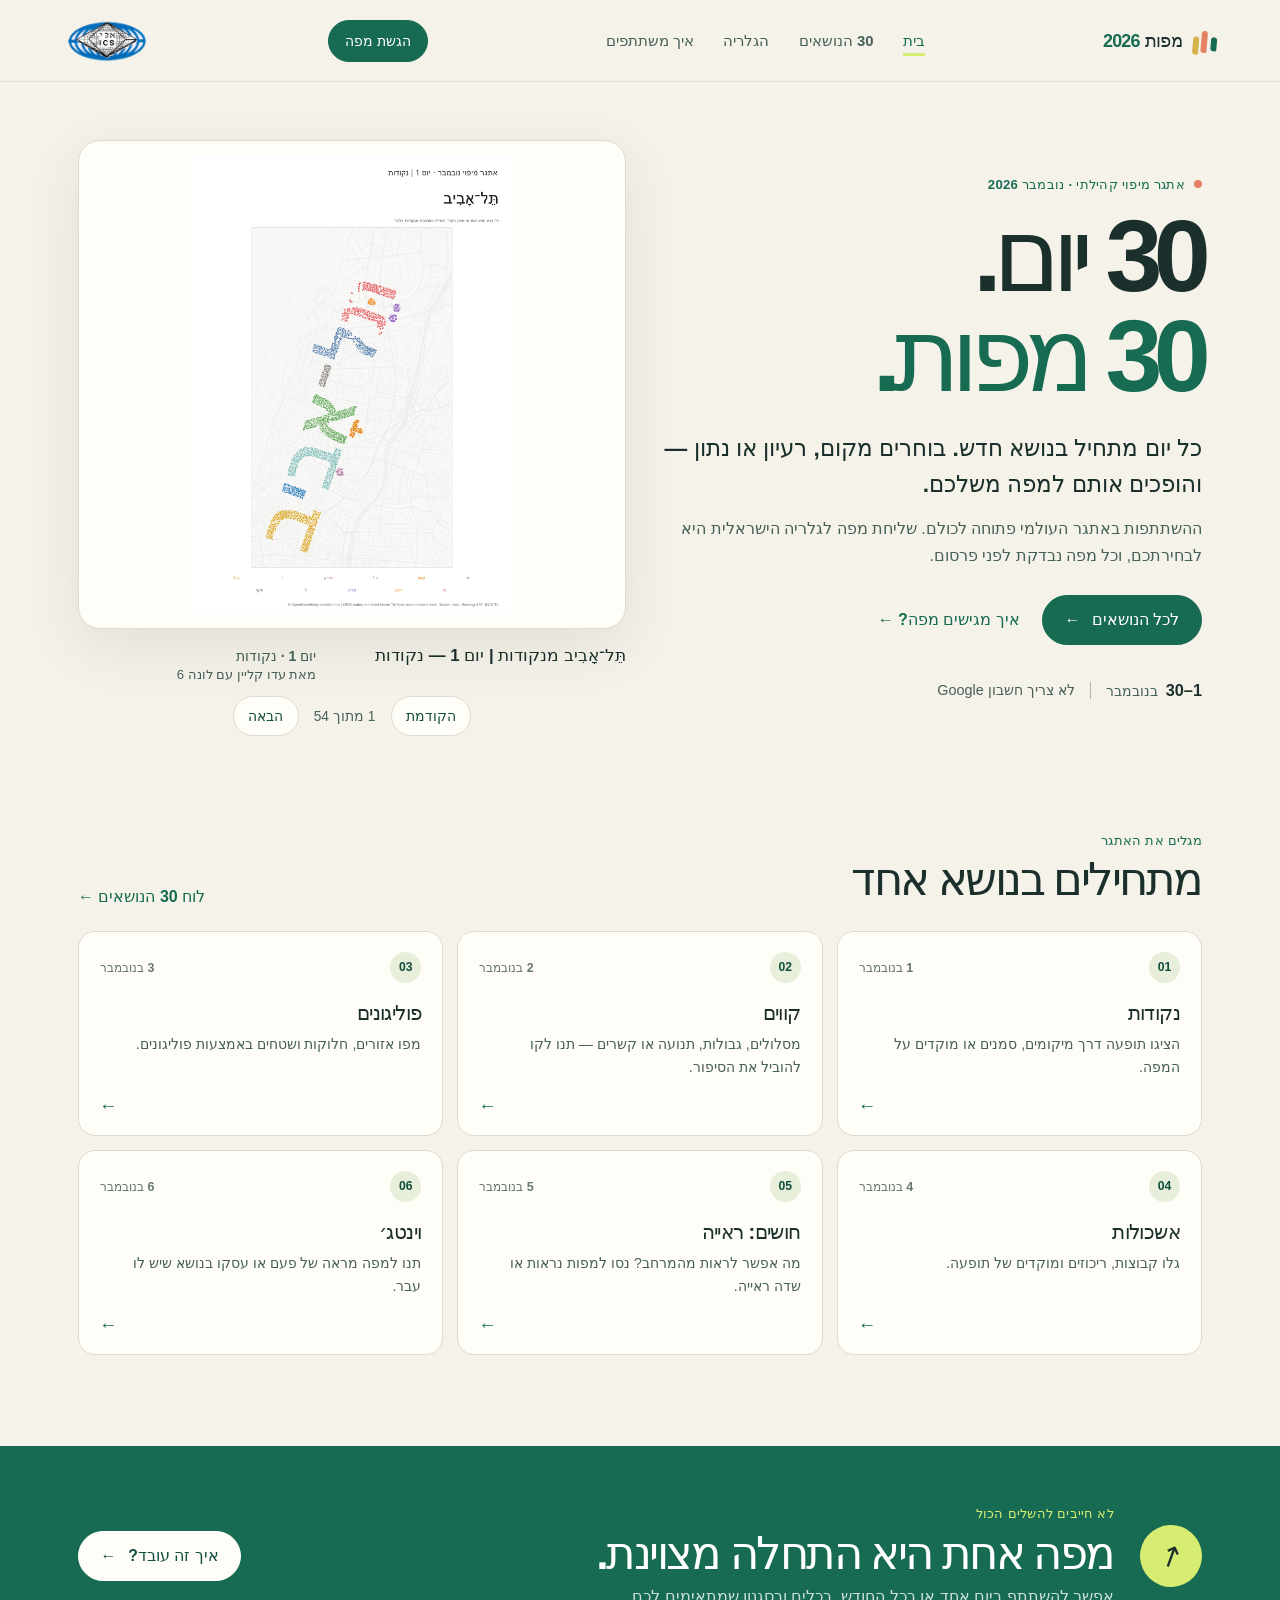
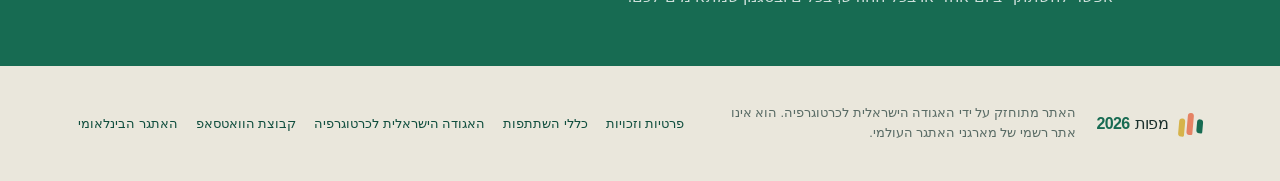
<file: index.html>
<!doctype html>
<html lang="he" dir="rtl">
<head>
  <meta charset="utf-8">
  <meta name="viewport" content="width=device-width, initial-scale=1">
  <meta name="theme-color" content="#f5f2e9">
  <meta name="description" content="אתגר המפות הישראלי 2026 — שלושים ימים, שלושים נושאים, קהילת מיפוי אחת.">
  <title>אתגר המפות הישראלי 2026</title>
  <link rel="icon" href="favicon.svg" type="image/svg+xml">
  <link rel="stylesheet" href="assets/css/styles.css?v=20261105-home-map-slideshow-v2">
  <script src="assets/js/site.js?v=20261108-accessible-map-descriptions" defer></script>
</head>
<body>
  <a class="skip-link" href="#main">דילוג לתוכן</a>
  <header class="site-header">
    <a class="brand" href="index.html" aria-label="אתגר המפות הישראלי 2026 — דף הבית">
      <span class="brand-mark" aria-hidden="true"><i></i><i></i><i></i></span>
      <span>מפות<span class="brand-year">2026</span></span>
    </a>
    <nav class="main-nav" aria-label="ניווט ראשי">
      <a class="is-current" aria-current="page" href="index.html">בית</a>
      <a href="themes.html">30 הנושאים</a>
      <a href="gallery.html">הגלריה</a>
      <a href="about.html">איך משתתפים</a>
    </nav>
    <a class="button button-small header-cta" href="submit.html">הגשת מפה</a>
    <a class="association-logo" href="https://www.isrcartogis.org/" rel="noopener noreferrer" target="_blank">
      <img src="assets/images/association-logo.png" alt="האגודה הישראלית לכרטוגרפיה">
      <span class="visually-hidden">(נפתח בכרטיסייה חדשה)</span>
    </a>
  </header>

  <main id="main">
    <section class="hero section-wrap">
      <div class="hero-copy">
        <p class="eyebrow"><span class="eyebrow-dot"></span> אתגר מיפוי קהילתי · נובמבר 2026</p>
        <h1>30 יום.<br><span>30 מפות.</span></h1>
        <p class="hero-lead">כל יום מתחיל בנושא חדש. בוחרים מקום, רעיון או נתון — והופכים אותם למפה משלכם.</p>
        <p class="hero-note">ההשתתפות באתגר העולמי פתוחה לכולם. שליחת מפה לגלריה הישראלית היא לבחירתכם, וכל מפה נבדקת לפני פרסום.</p>
        <div class="hero-actions">
          <a class="button" href="themes.html">לכל הנושאים <span aria-hidden="true">←</span></a>
          <a class="text-link" href="submit.html">איך מגישים מפה? <span aria-hidden="true">←</span></a>
        </div>
        <div class="hero-facts" aria-label="פרטי האתגר">
          <span><strong>1–30</strong> בנובמבר</span>
          <span class="fact-divider" aria-hidden="true"></span>
          <span>לא צריך חשבון Google</span>
        </div>
      </div>
      <div class="hero-slideshow" data-home-slideshow role="region"
        aria-label="מפות שפורסמו בגלריה" aria-roledescription="קרוסלה" hidden>
        <div class="hero-slide-stage" data-home-slide-stage></div>
        <div class="hero-slide-caption" data-home-slide-caption></div>
        <div class="hero-slideshow-controls">
          <button class="hero-slide-control" type="button" data-home-previous
            aria-label="הצגת המפה הקודמת">הקודמת</button>
          <span class="hero-slide-count" data-home-slide-count></span>
          <button class="hero-slide-control" type="button" data-home-next
            aria-label="הצגת המפה הבאה">הבאה</button>
        </div>
      </div>
      <p class="hero-slideshow-status" data-home-slideshow-status role="status" aria-live="polite">
        טוענים מפות מהגלריה…
      </p>
    </section>

    <section class="section-wrap section-block" aria-labelledby="featured-heading">
      <div class="section-heading">
        <div>
          <p class="eyebrow">מגלים את האתגר</p>
          <h2 id="featured-heading">מתחילים בנושא אחד</h2>
        </div>
        <a class="text-link" href="themes.html">לוח 30 הנושאים <span aria-hidden="true">←</span></a>
      </div>
      <div class="theme-grid theme-grid-featured" data-theme-grid data-limit="6"></div>
    </section>

    <section class="community-band">
      <div class="section-wrap community-inner">
        <div class="community-icon" aria-hidden="true">↗</div>
        <div>
          <p class="eyebrow">לא חייבים להשלים הכול</p>
          <h2>מפה אחת היא התחלה מצוינת.</h2>
          <p>אפשר להשתתף ביום אחד או בכל החודש, בכלים ובסגנון שמתאימים לכם.</p>
        </div>
        <a class="button button-light" href="about.html">איך זה עובד? <span aria-hidden="true">←</span></a>
      </div>
    </section>
  </main>

  <footer class="site-footer">
    <div class="section-wrap footer-inner">
      <a class="brand footer-brand" href="index.html"><span class="brand-mark" aria-hidden="true"><i></i><i></i><i></i></span><span>מפות<span class="brand-year">2026</span></span></a>
      <p>האתר מתוחזק על ידי האגודה הישראלית לכרטוגרפיה. הוא אינו אתר רשמי של מארגני האתגר העולמי.</p>
      <div class="footer-links"><a href="privacy.html">פרטיות וזכויות</a><a href="about.html">כללי השתתפות</a><a href="https://www.isrcartogis.org/" rel="noopener noreferrer" target="_blank">האגודה הישראלית לכרטוגרפיה <span class="visually-hidden">(נפתח בכרטיסייה חדשה)</span></a><a href="https://chat.whatsapp.com/Cux5kvuhouNCTsopKeig8c" rel="noopener noreferrer" target="_blank">קבוצת הוואטסאפ <span class="visually-hidden">(נפתח בכרטיסייה חדשה)</span></a><a href="https://30daymapchallenge.com/2026/" rel="noopener noreferrer" target="_blank">האתגר הבינלאומי <span class="visually-hidden">(נפתח בכרטיסייה חדשה)</span></a></div>
    </div>
  </footer>
</body>
</html>
</file>
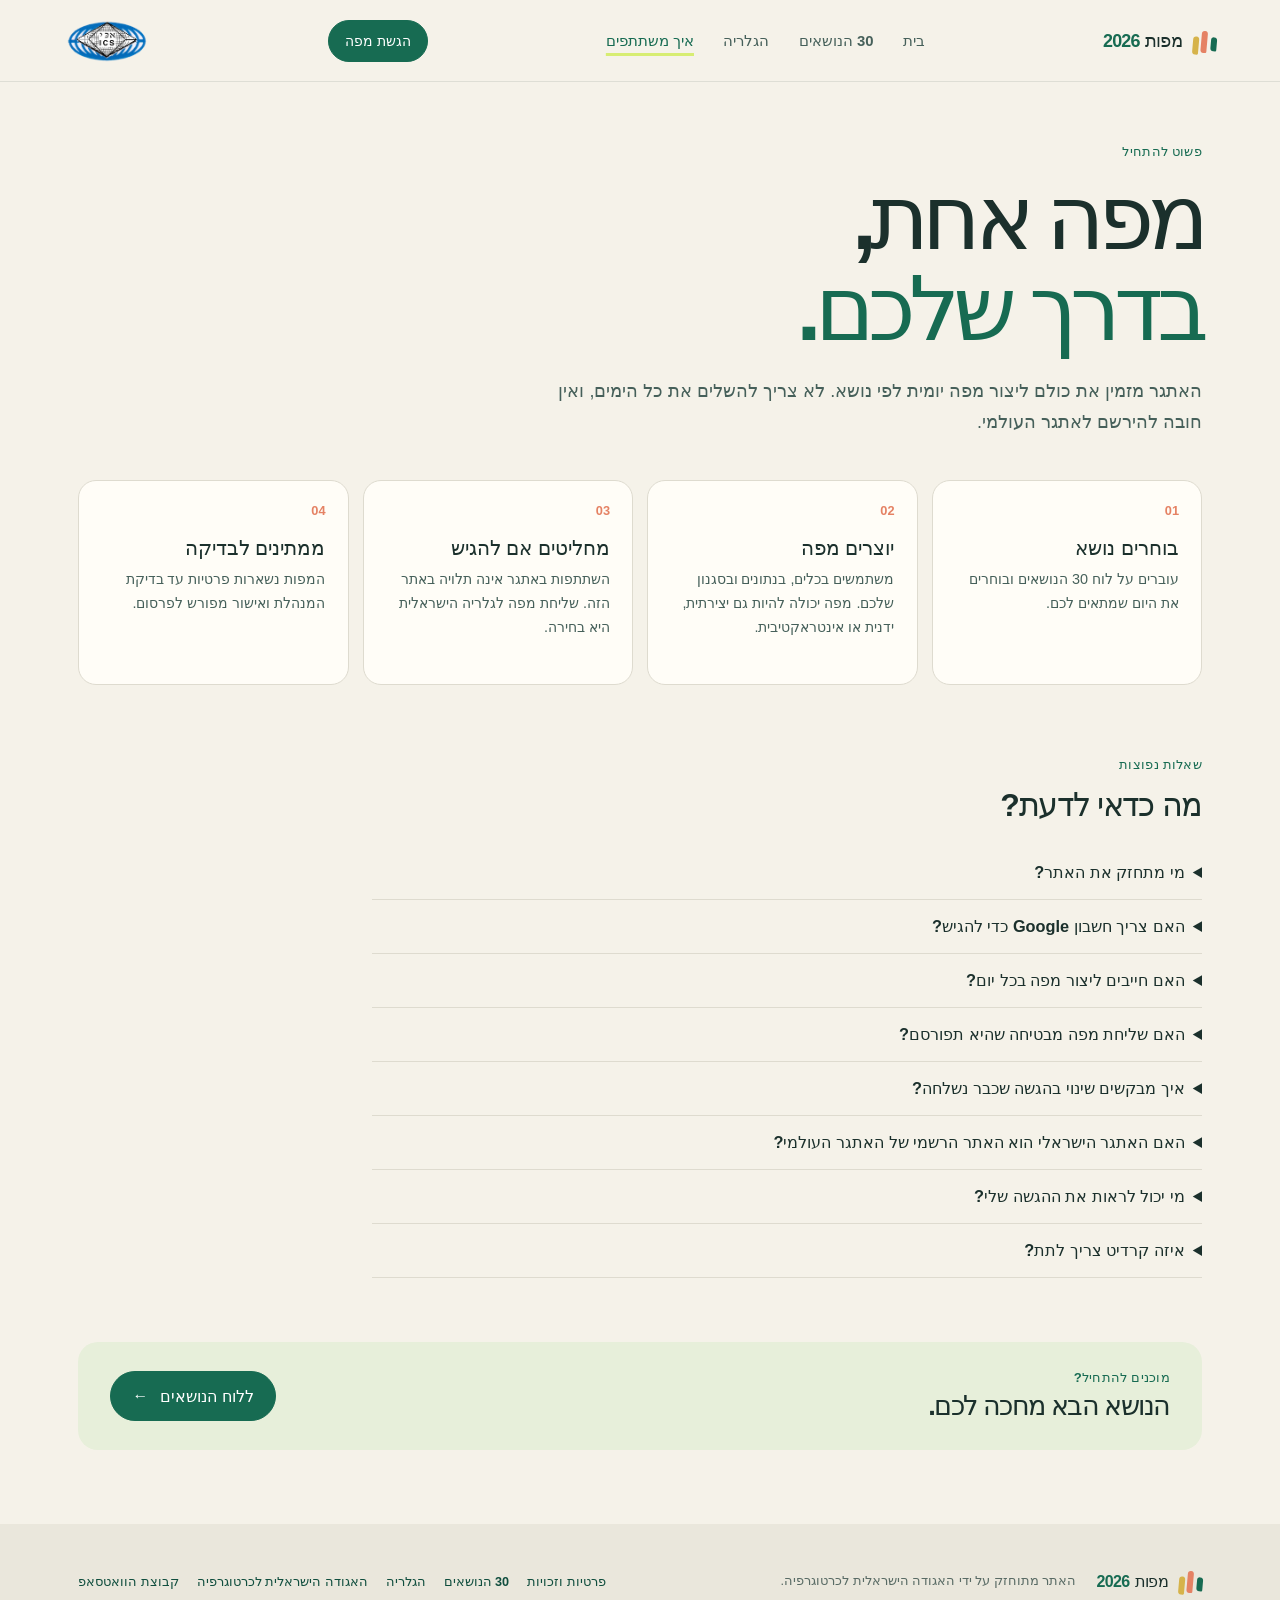
<file: about.html>
<!doctype html>
<html lang="he" dir="rtl">
<head>
  <meta charset="utf-8">
  <meta name="viewport" content="width=device-width, initial-scale=1">
  <meta name="description" content="איך משתתפים באתגר המפות הישראלי 2026 ומה קורה לאחר הגשת מפה.">
  <title>איך משתתפים — אתגר המפות 2026</title>
  <link rel="icon" href="favicon.svg" type="image/svg+xml">
  <link rel="stylesheet" href="assets/css/styles.css?v=20261101-map-title-links">
  <script src="assets/js/site.js?v=20261108-accessible-map-descriptions" defer></script>
</head>
<body>
  <a class="skip-link" href="#main">דילוג לתוכן</a>
  <header class="site-header">
    <a class="brand" href="index.html"><span class="brand-mark" aria-hidden="true"><i></i><i></i><i></i></span><span>מפות<span class="brand-year">2026</span></span></a>
    <nav class="main-nav" aria-label="ניווט ראשי">
      <a href="index.html">בית</a>
      <a href="themes.html">30 הנושאים</a>
      <a href="gallery.html">הגלריה</a>
      <a class="is-current" aria-current="page" href="about.html">איך משתתפים</a>
    </nav>
    <a class="button button-small header-cta" href="submit.html">הגשת מפה</a>
    <a class="association-logo" href="https://www.isrcartogis.org/" rel="noopener noreferrer" target="_blank">
      <img src="assets/images/association-logo.png" alt="האגודה הישראלית לכרטוגרפיה">
      <span class="visually-hidden">(נפתח בכרטיסייה חדשה)</span>
    </a>
  </header>
  <main id="main" class="section-wrap page-main">
    <section class="page-intro">
      <p class="eyebrow">פשוט להתחיל</p>
      <h1>מפה אחת,<br><span>בדרך שלכם.</span></h1>
      <p>האתגר מזמין את כולם ליצור מפה יומית לפי נושא. לא צריך להשלים את כל הימים, ואין חובה להירשם לאתגר העולמי.</p>
    </section>
    <section class="steps-grid" aria-label="שלבי השתתפות">
      <article class="step-card"><span class="step-number">01</span><h2>בוחרים נושא</h2><p>עוברים על לוח 30 הנושאים ובוחרים את היום שמתאים לכם.</p></article>
      <article class="step-card"><span class="step-number">02</span><h2>יוצרים מפה</h2><p>משתמשים בכלים, בנתונים ובסגנון שלכם. מפה יכולה להיות גם יצירתית, ידנית או אינטראקטיבית.</p></article>
      <article class="step-card"><span class="step-number">03</span><h2>מחליטים אם להגיש</h2><p>השתתפות באתגר אינה תלויה באתר הזה. שליחת מפה לגלריה הישראלית היא בחירה.</p></article>
      <article class="step-card"><span class="step-number">04</span><h2>ממתינים לבדיקה</h2><p>המפות נשארות פרטיות עד בדיקת המנהלת ואישור מפורש לפרסום.</p></article>
    </section>

    <section class="content-section">
      <p class="eyebrow">שאלות נפוצות</p>
      <h2>מה כדאי לדעת?</h2>
      <div class="faq-list">
        <details><summary>מי מתחזק את האתר?</summary><p>האתר מתוחזק על ידי <a href="https://www.isrcartogis.org/" rel="noopener noreferrer" target="_blank">האגודה הישראלית לכרטוגרפיה <span class="visually-hidden">(נפתח בכרטיסייה חדשה)</span></a>.</p></details>
        <details><summary>האם צריך חשבון Google כדי להגיש?</summary><p>לא. אפשר לשלוח קובץ או קישור בלי להתחבר לחשבון Google. כתובת מייל נדרשת, טלפון הוא רשות, ופרטי הקשר לא יוצגו באתר. אפשר לבחור בנפרד לקבל עדכונים על הטיפול בהגשה במייל.</p></details>
        <details><summary>האם חייבים ליצור מפה בכל יום?</summary><p>לא. אפשר להשתתף ביום אחד, בכמה ימים או לאורך כל החודש.</p></details>
        <details><summary>האם שליחת מפה מבטיחה שהיא תפורסם?</summary><p>לא. כל הגשה נבדקת. אפשר לבחור בטופס לקבל עדכונים במייל על בקשת תיקון, אישור/פרסום או דחייה. ללא הסכמה כזו לא יישלחו עדכוני סטטוס.</p></details>
        <details><summary>איך מבקשים שינוי בהגשה שכבר נשלחה?</summary><p>בעמוד ההגשה בוחרים „בקשת שינוי להגשה” ומזינים את מזהה ההגשה שמופיע בהודעת האישור. אפשר לכתוב פרטים או לצרף תמונת מפה חדשה/חלופית או קישור HTTPS. אם המפה פורסמה, קישור עמוד המפה נמצא בגלריה ומשתמש במזהה גלריה נפרד. המנהלת תבדוק את הבקשה ותחזור לכתובת שנמסרה; מזהה ההגשה לבדו אינו פותח הרשאת עריכה, והבקשה אינה מעדכנת אוטומטית את המפה או את הפרסום.</p></details>
        <details><summary>האם האתגר הישראלי הוא האתר הרשמי של האתגר העולמי?</summary><p>לא. זהו מיזם קהילתי ישראלי וגלריה מקומית. להשתתפות באתגר העולמי אין צורך להגיש מפה לאתר הזה.</p></details>
        <details><summary>מי יכול לראות את ההגשה שלי?</summary><p>לפני אישור, ההגשה והקובץ נשמרים פרטיים ונגישים למנהלת בלבד. לאחר אישור, יוצגו באתר רק פרטי המפה והשדות שבחרתם לפרסם.</p></details>
        <details><summary>איזה קרדיט צריך לתת?</summary><p>יש לציין מקורות נתונים, כלים או בעלי זכויות רלוונטיים. לפני שליחה, ודאו שאתם רשאים לשתף את המפה ואת כל החומרים המופיעים בה.</p></details>
      </div>
    </section>
    <section class="callout">
      <div><p class="eyebrow">מוכנים להתחיל?</p><h2>הנושא הבא מחכה לכם.</h2></div>
      <a class="button" href="themes.html">ללוח הנושאים <span aria-hidden="true">←</span></a>
    </section>
  </main>
  <footer class="site-footer">
    <div class="section-wrap footer-inner">
      <a class="brand footer-brand" href="index.html"><span class="brand-mark" aria-hidden="true"><i></i><i></i><i></i></span><span>מפות<span class="brand-year">2026</span></span></a>
      <p>האתר מתוחזק על ידי האגודה הישראלית לכרטוגרפיה.</p>
      <div class="footer-links"><a href="privacy.html">פרטיות וזכויות</a><a href="themes.html">30 הנושאים</a><a href="gallery.html">הגלריה</a><a href="https://www.isrcartogis.org/" rel="noopener noreferrer" target="_blank">האגודה הישראלית לכרטוגרפיה <span class="visually-hidden">(נפתח בכרטיסייה חדשה)</span></a><a href="https://chat.whatsapp.com/Cux5kvuhouNCTsopKeig8c" rel="noopener noreferrer" target="_blank">קבוצת הוואטסאפ <span class="visually-hidden">(נפתח בכרטיסייה חדשה)</span></a></div>
    </div>
  </footer>
</body>
</html>
</file>
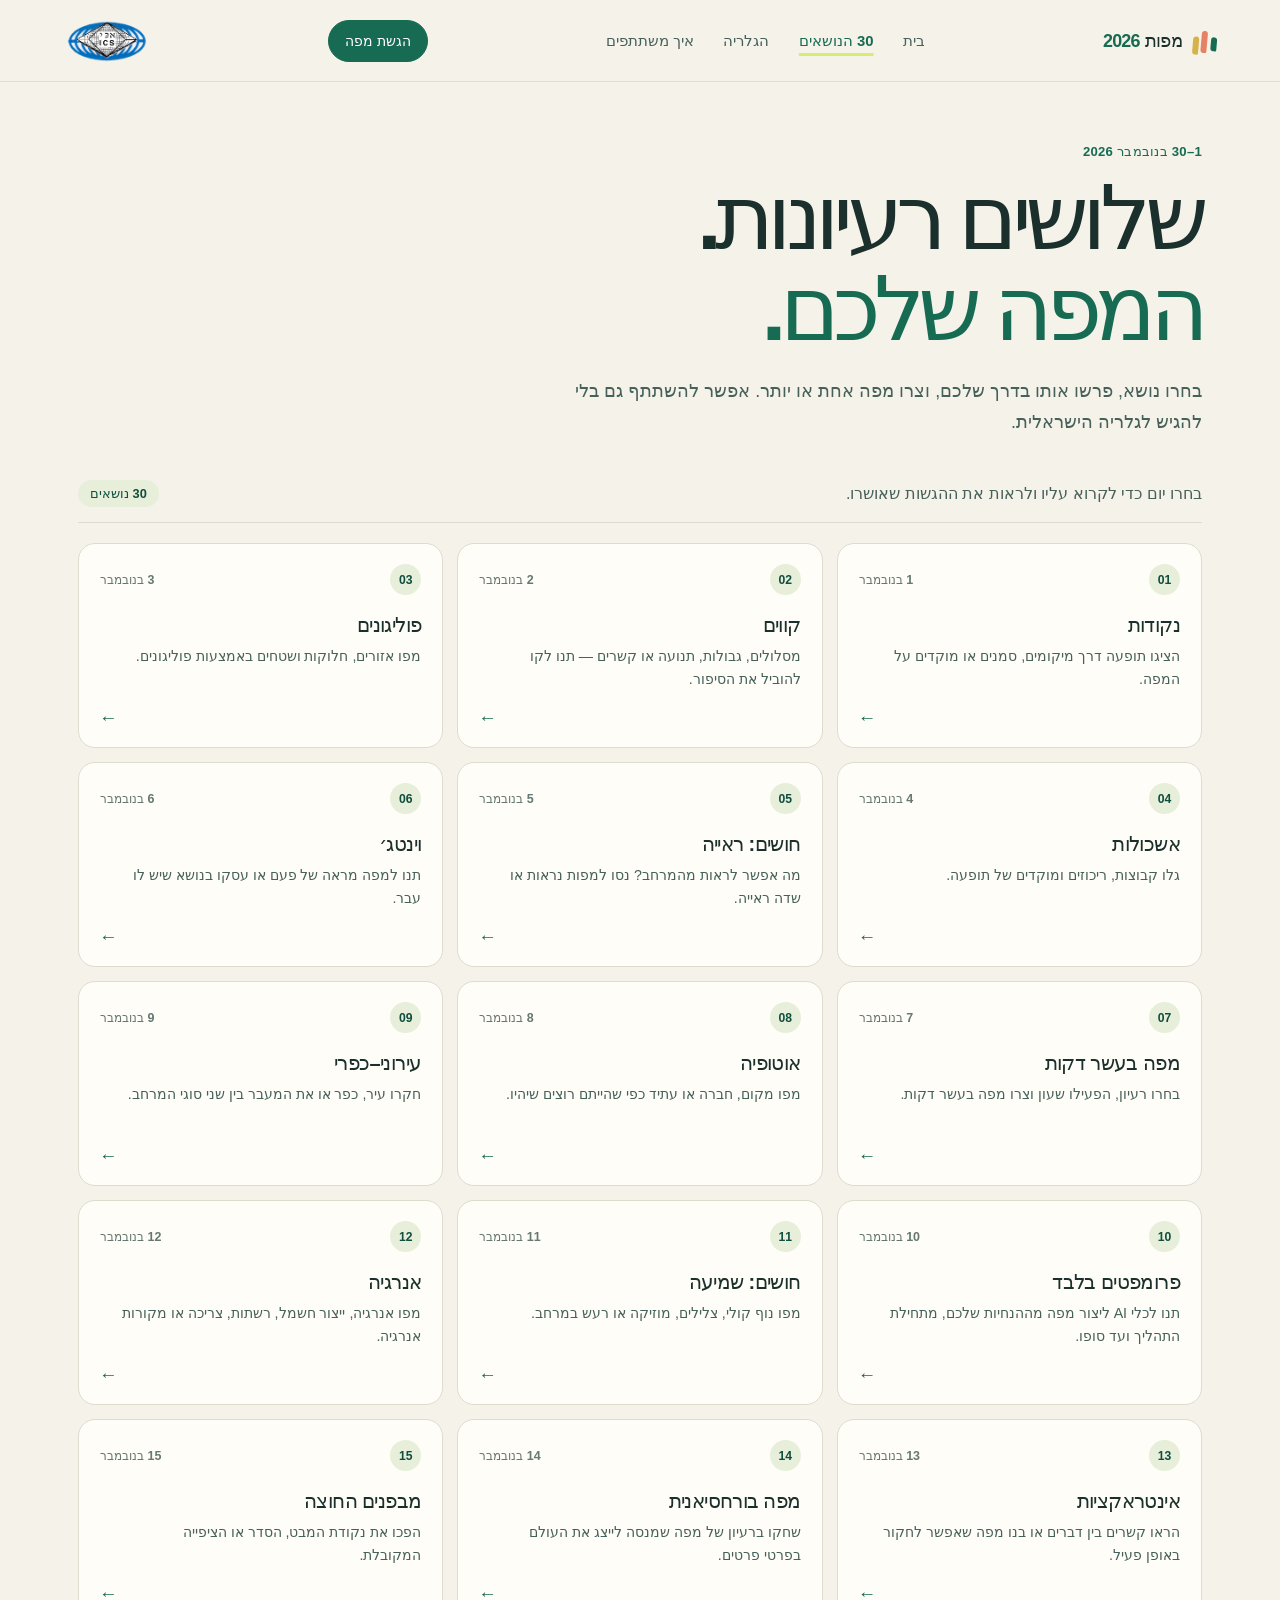
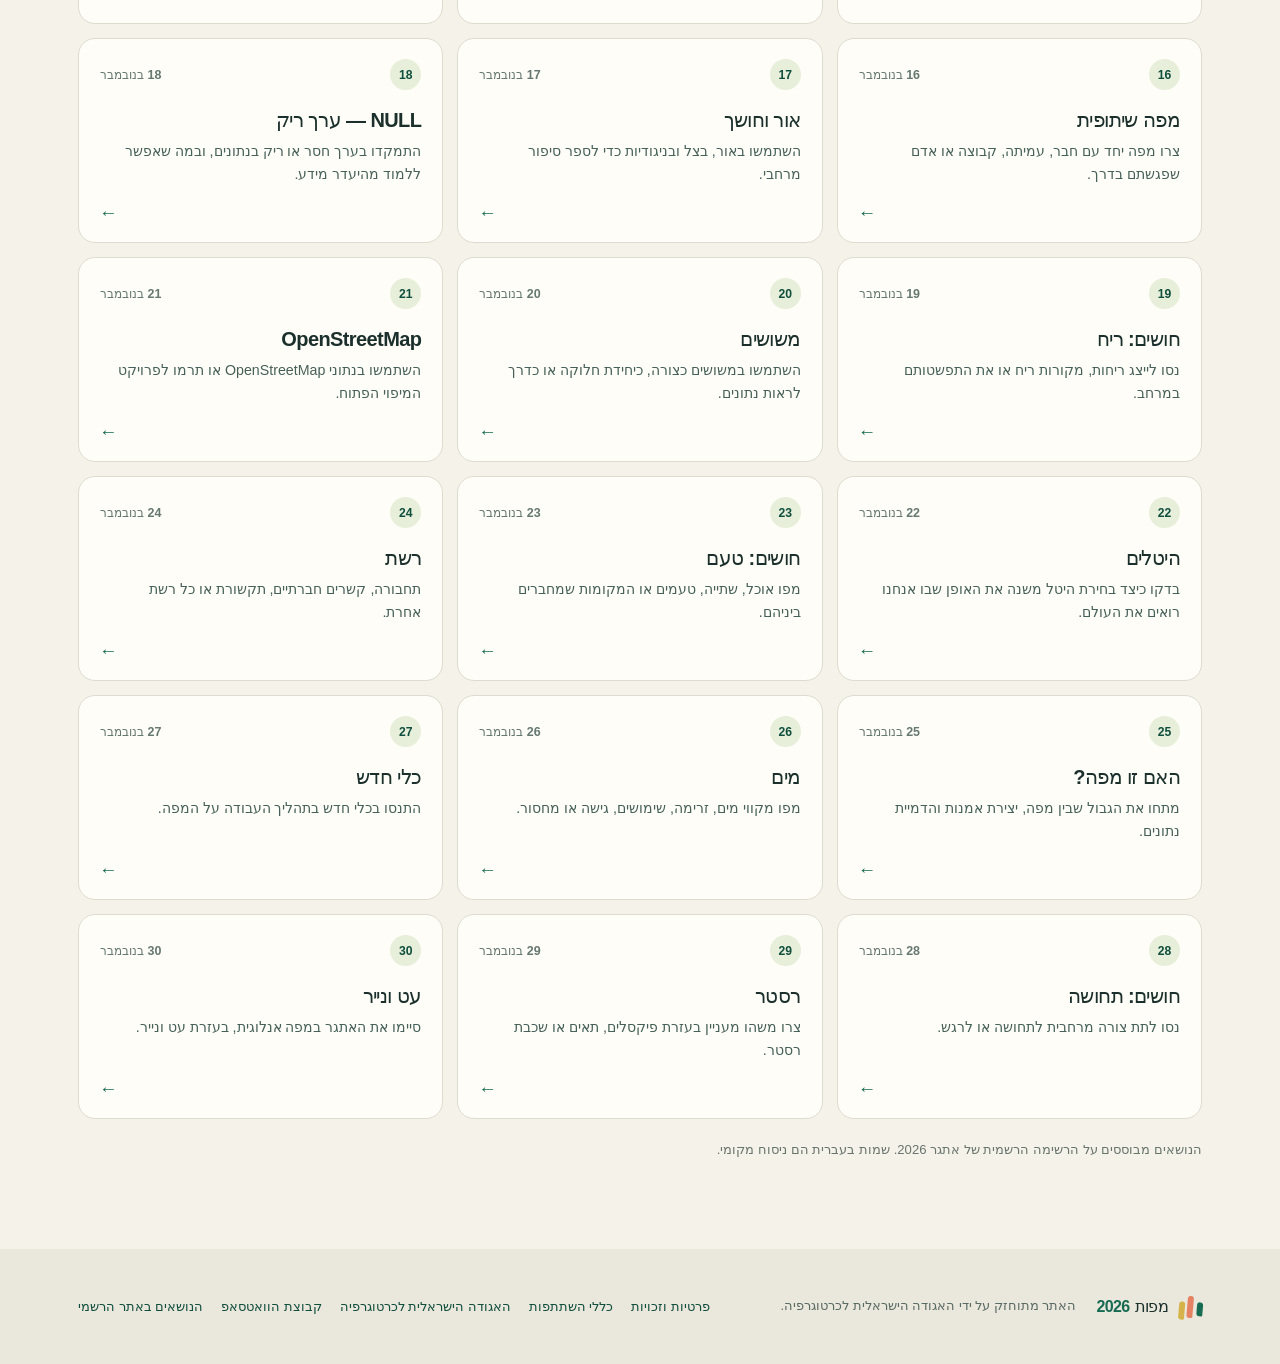
<file: day.html>
<!doctype html>
<html lang="he" dir="rtl">
<head>
  <meta charset="utf-8">
  <meta name="viewport" content="width=device-width, initial-scale=1">
  <meta name="description" content="נושא יומי באתגר המפות הישראלי 2026.">
  <title>נושא היום — אתגר המפות 2026</title>
  <link rel="icon" href="favicon.svg" type="image/svg+xml">
  <link rel="stylesheet" href="assets/css/styles.css?v=20261101-map-title-links">
  <script src="assets/js/site.js?v=20261108-accessible-map-descriptions" defer></script>
</head>
<body>
  <a class="skip-link" href="#main">דילוג לתוכן</a>
  <header class="site-header">
    <a class="brand" href="index.html"><span class="brand-mark" aria-hidden="true"><i></i><i></i><i></i></span><span>מפות<span class="brand-year">2026</span></span></a>
    <nav class="main-nav" aria-label="ניווט ראשי">
      <a href="index.html">בית</a>
      <a class="is-current" aria-current="page" href="themes.html">30 הנושאים</a>
      <a href="gallery.html">הגלריה</a>
      <a href="about.html">איך משתתפים</a>
    </nav>
    <a class="button button-small header-cta" href="submit.html">הגשת מפה</a>
    <a class="association-logo" href="https://www.isrcartogis.org/" rel="noopener noreferrer" target="_blank">
      <img src="assets/images/association-logo.png" alt="האגודה הישראלית לכרטוגרפיה">
      <span class="visually-hidden">(נפתח בכרטיסייה חדשה)</span>
    </a>
  </header>
  <main id="main" class="section-wrap page-main" data-day-page>
    <a class="back-link" href="themes.html">→ חזרה לכל הנושאים</a>
    <section class="day-hero" aria-live="polite">
      <p class="eyebrow" data-day-date>נושא יומי</p>
      <div class="day-heading">
        <span class="day-number" data-day-number aria-hidden="true">01</span>
        <div>
          <p class="day-label">הנושא של היום</p>
          <h1 data-day-title>טוענים את הנושא…</h1>
        </div>
      </div>
      <p class="day-description" data-day-description></p>
      <div class="hero-actions">
        <a class="button" data-day-submit href="submit.html">הגשת מפה ליום הזה <span aria-hidden="true">←</span></a>
        <a class="text-link" data-day-social href="https://30daymapchallenge.com/2026/" rel="noopener noreferrer" target="_blank">לאתר האתגר הבינלאומי <span aria-hidden="true">↗</span></a>
      </div>
    </section>
    <section class="day-gallery section-block" aria-labelledby="day-gallery-heading">
      <div class="section-heading">
        <div><p class="eyebrow">הגלריה הישראלית</p><h2 id="day-gallery-heading">מפות היום</h2></div>
      </div>
      <p class="gallery-status" data-day-gallery-status role="status" aria-live="polite">טוענים מפות שאושרו ליום הזה…</p>
      <div class="day-map-list" data-day-maps aria-busy="true" hidden></div>
      <div class="empty-state" data-day-empty hidden>
        <span class="empty-state-mark" aria-hidden="true">✳</span>
        <h3>המפה הראשונה של היום עוד בדרך</h3>
        <p>מפות יוצגו כאן לאחר בדיקה ואישור לפרסום. אפשר להשתתף באתגר גם בלי לשלוח מפה לאתר.</p>
        <a class="button" data-day-empty-submit href="submit.html">הגשת מפה ליום הזה <span aria-hidden="true">←</span></a>
        <a class="text-link" href="gallery.html">על הגלריה ואישור מפות <span aria-hidden="true">←</span></a>
      </div>
    </section>
    <nav class="day-pagination" aria-label="מעבר בין ימי האתגר">
      <a data-day-prev href="themes.html">היום הקודם</a>
      <a data-day-next href="themes.html">היום הבא <span aria-hidden="true">←</span></a>
    </nav>
  </main>
  <footer class="site-footer">
    <div class="section-wrap footer-inner">
      <a class="brand footer-brand" href="index.html"><span class="brand-mark" aria-hidden="true"><i></i><i></i><i></i></span><span>מפות<span class="brand-year">2026</span></span></a>
      <p>האתר מתוחזק על ידי האגודה הישראלית לכרטוגרפיה.</p>
      <div class="footer-links"><a href="privacy.html">פרטיות וזכויות</a><a href="about.html">כללי השתתפות</a><a href="themes.html">כל הנושאים</a><a href="https://www.isrcartogis.org/" rel="noopener noreferrer" target="_blank">האגודה הישראלית לכרטוגרפיה <span class="visually-hidden">(נפתח בכרטיסייה חדשה)</span></a><a href="https://chat.whatsapp.com/Cux5kvuhouNCTsopKeig8c" rel="noopener noreferrer" target="_blank">קבוצת הוואטסאפ <span class="visually-hidden">(נפתח בכרטיסייה חדשה)</span></a></div>
    </div>
  </footer>
</body>
</html>
</file>
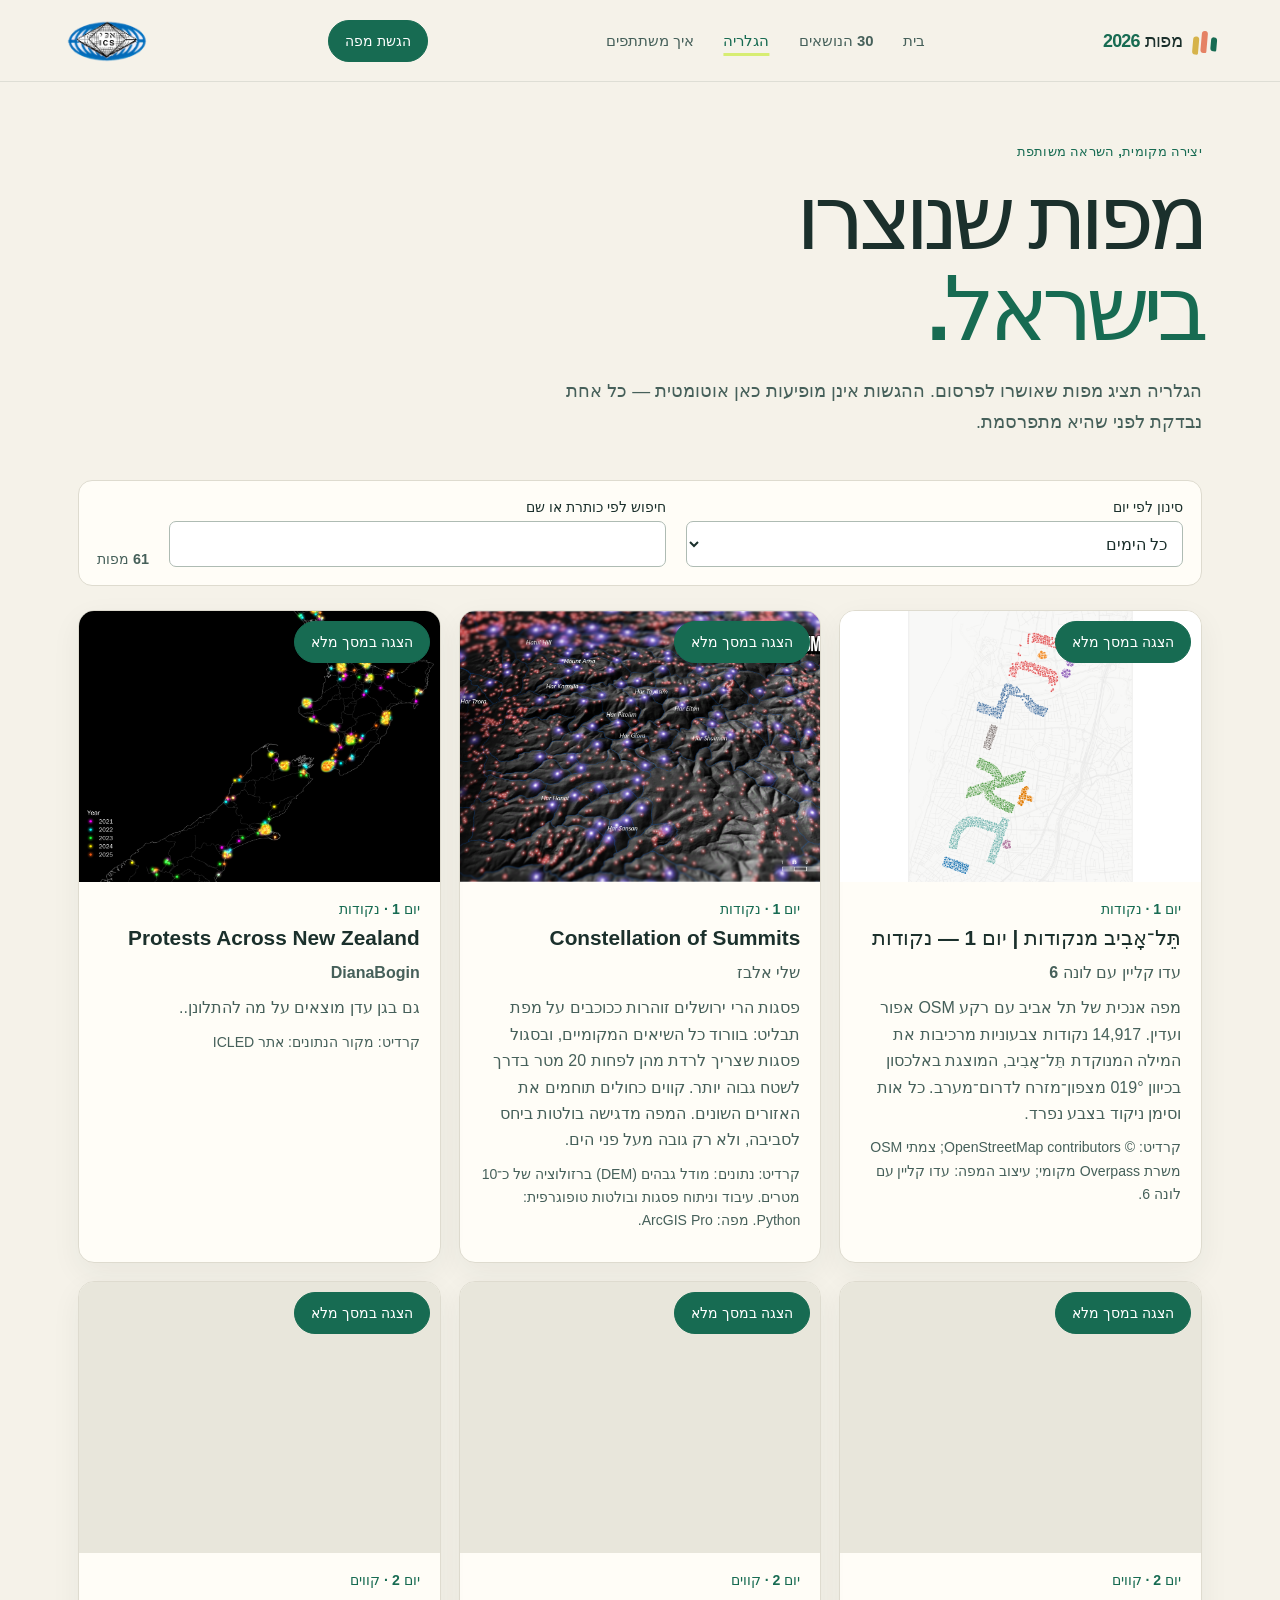
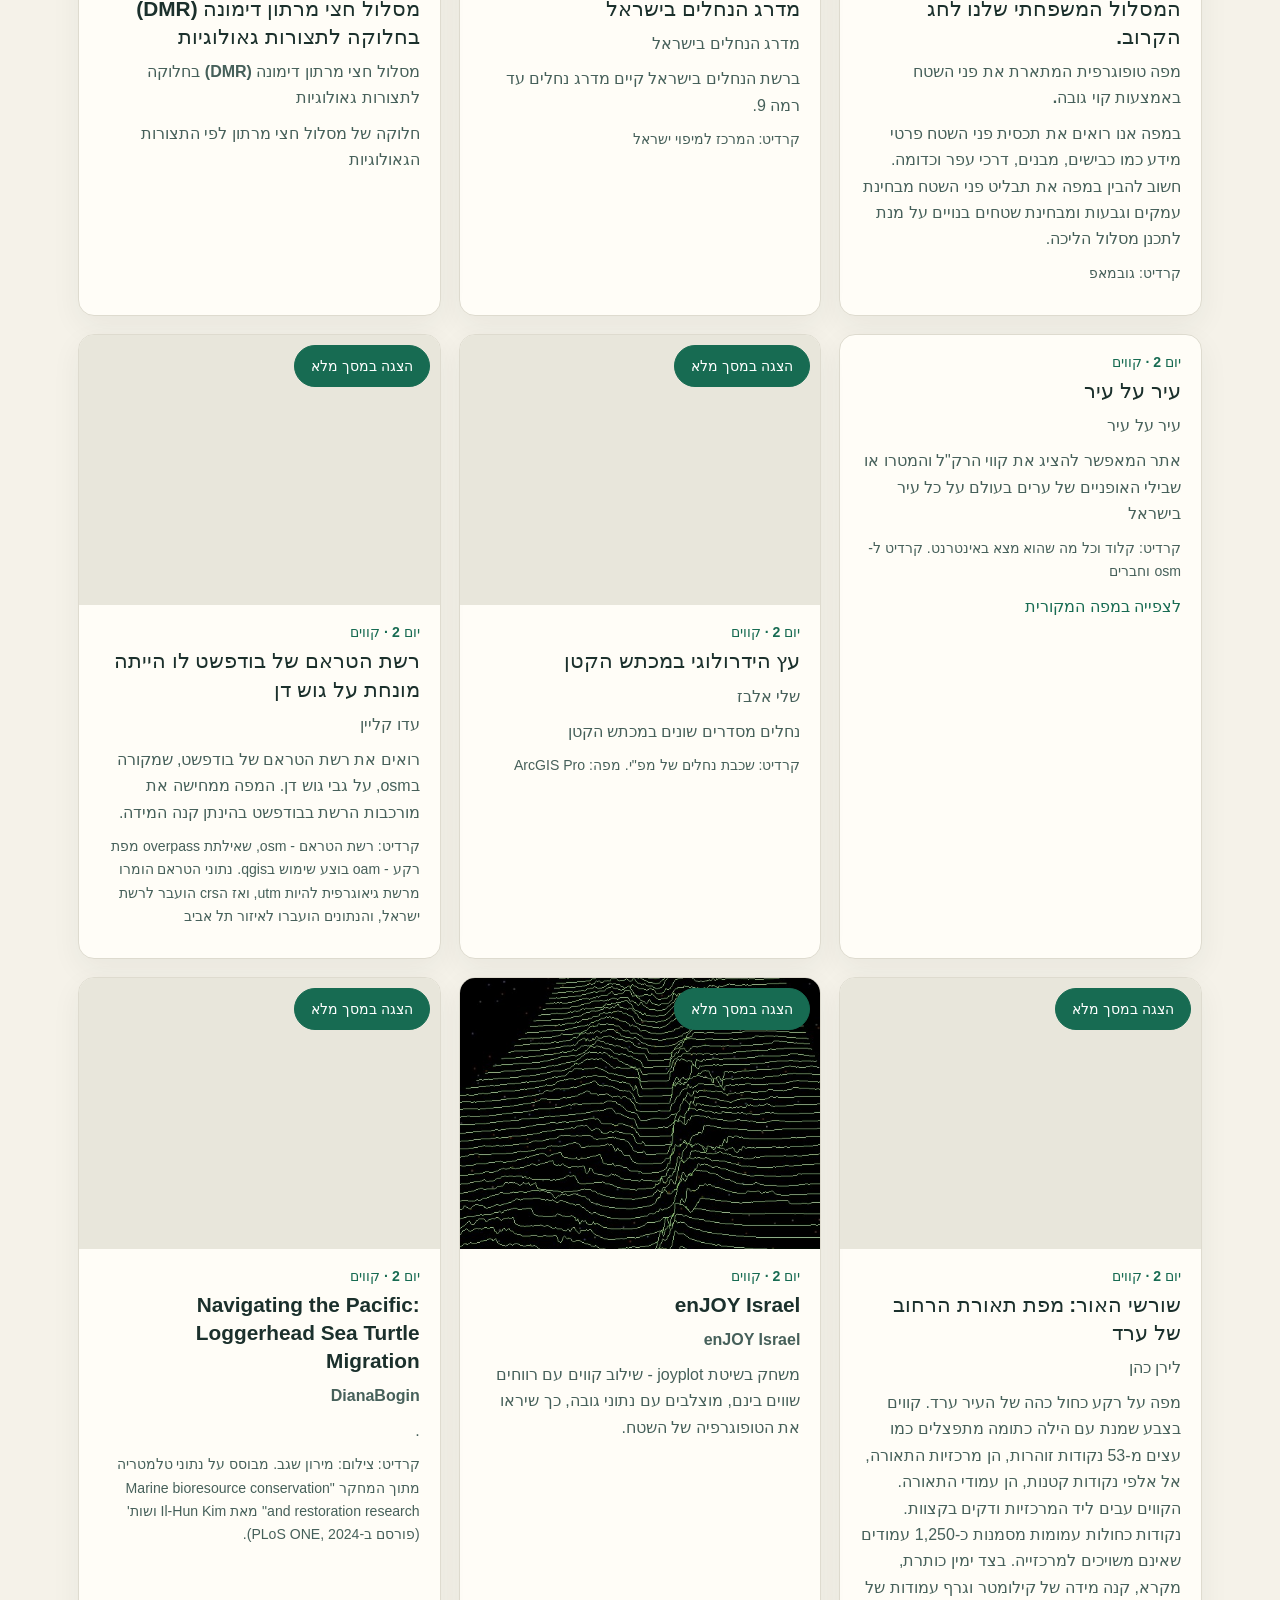
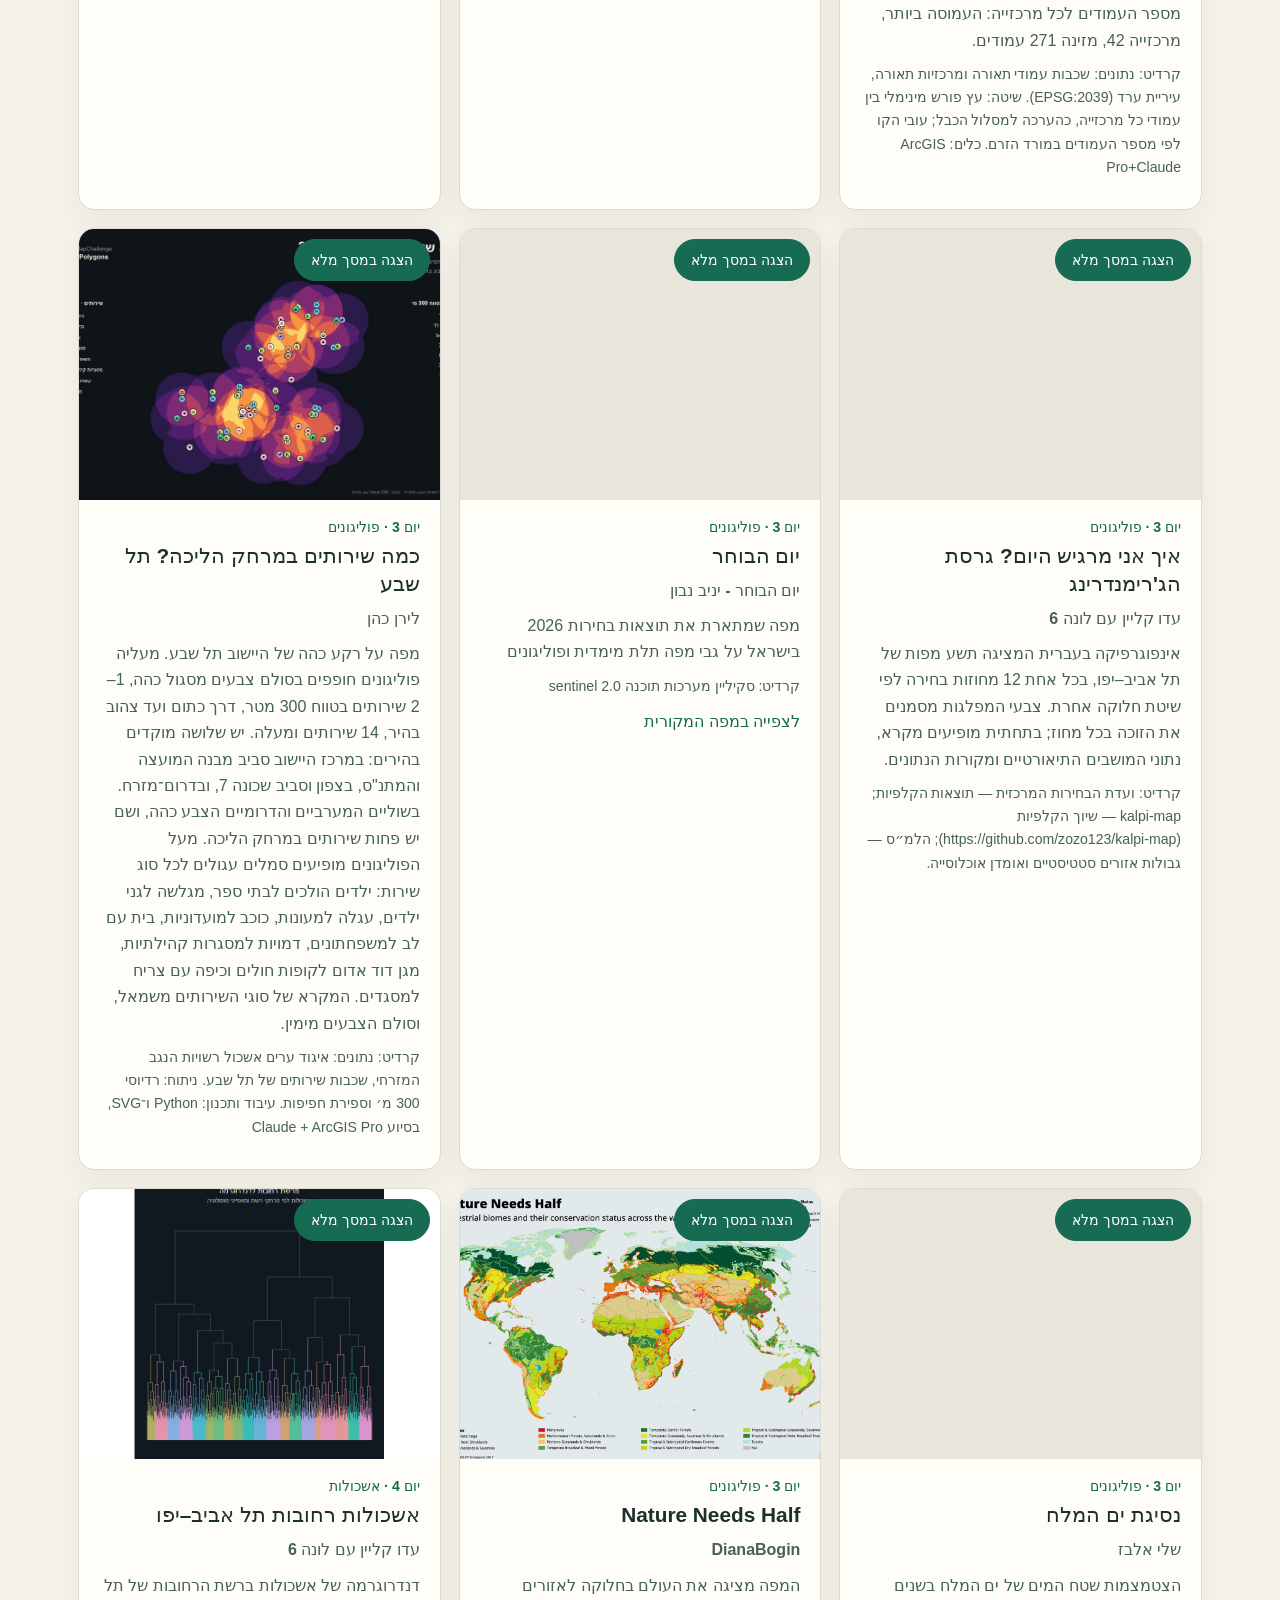
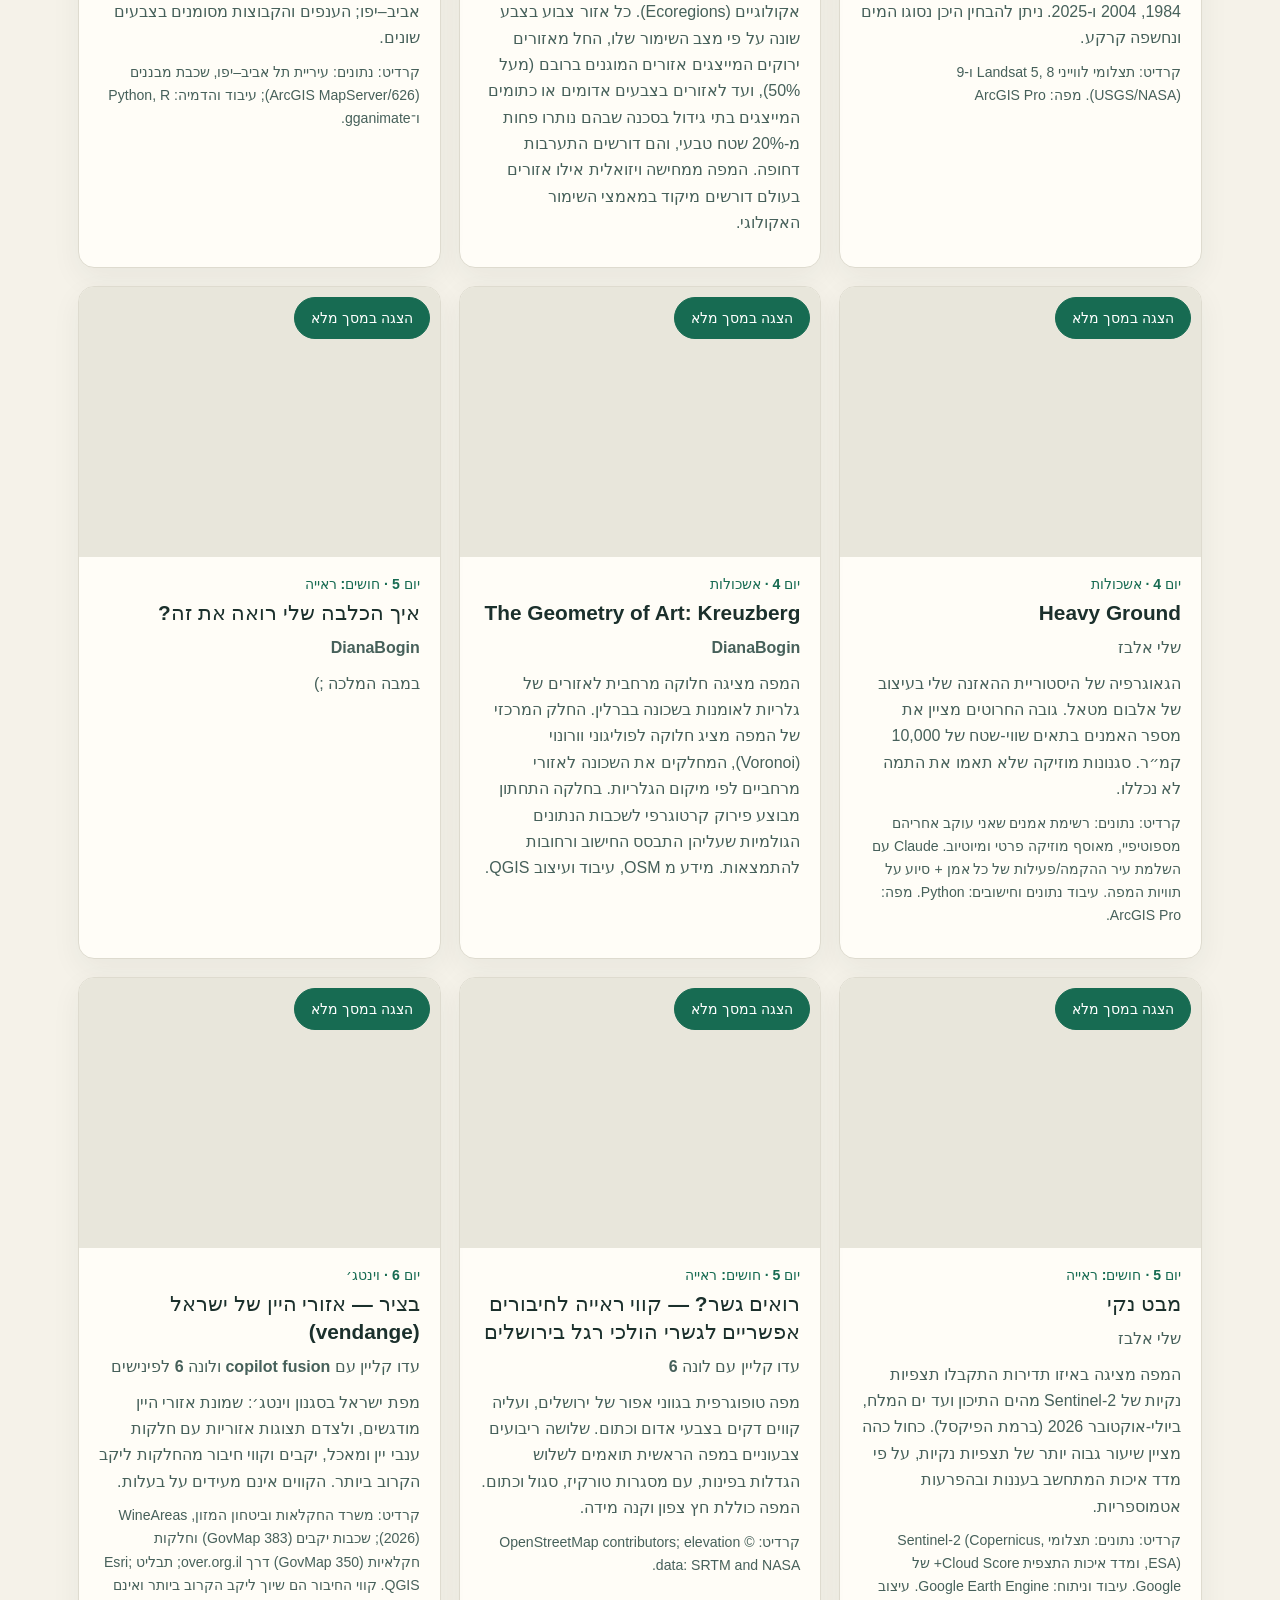
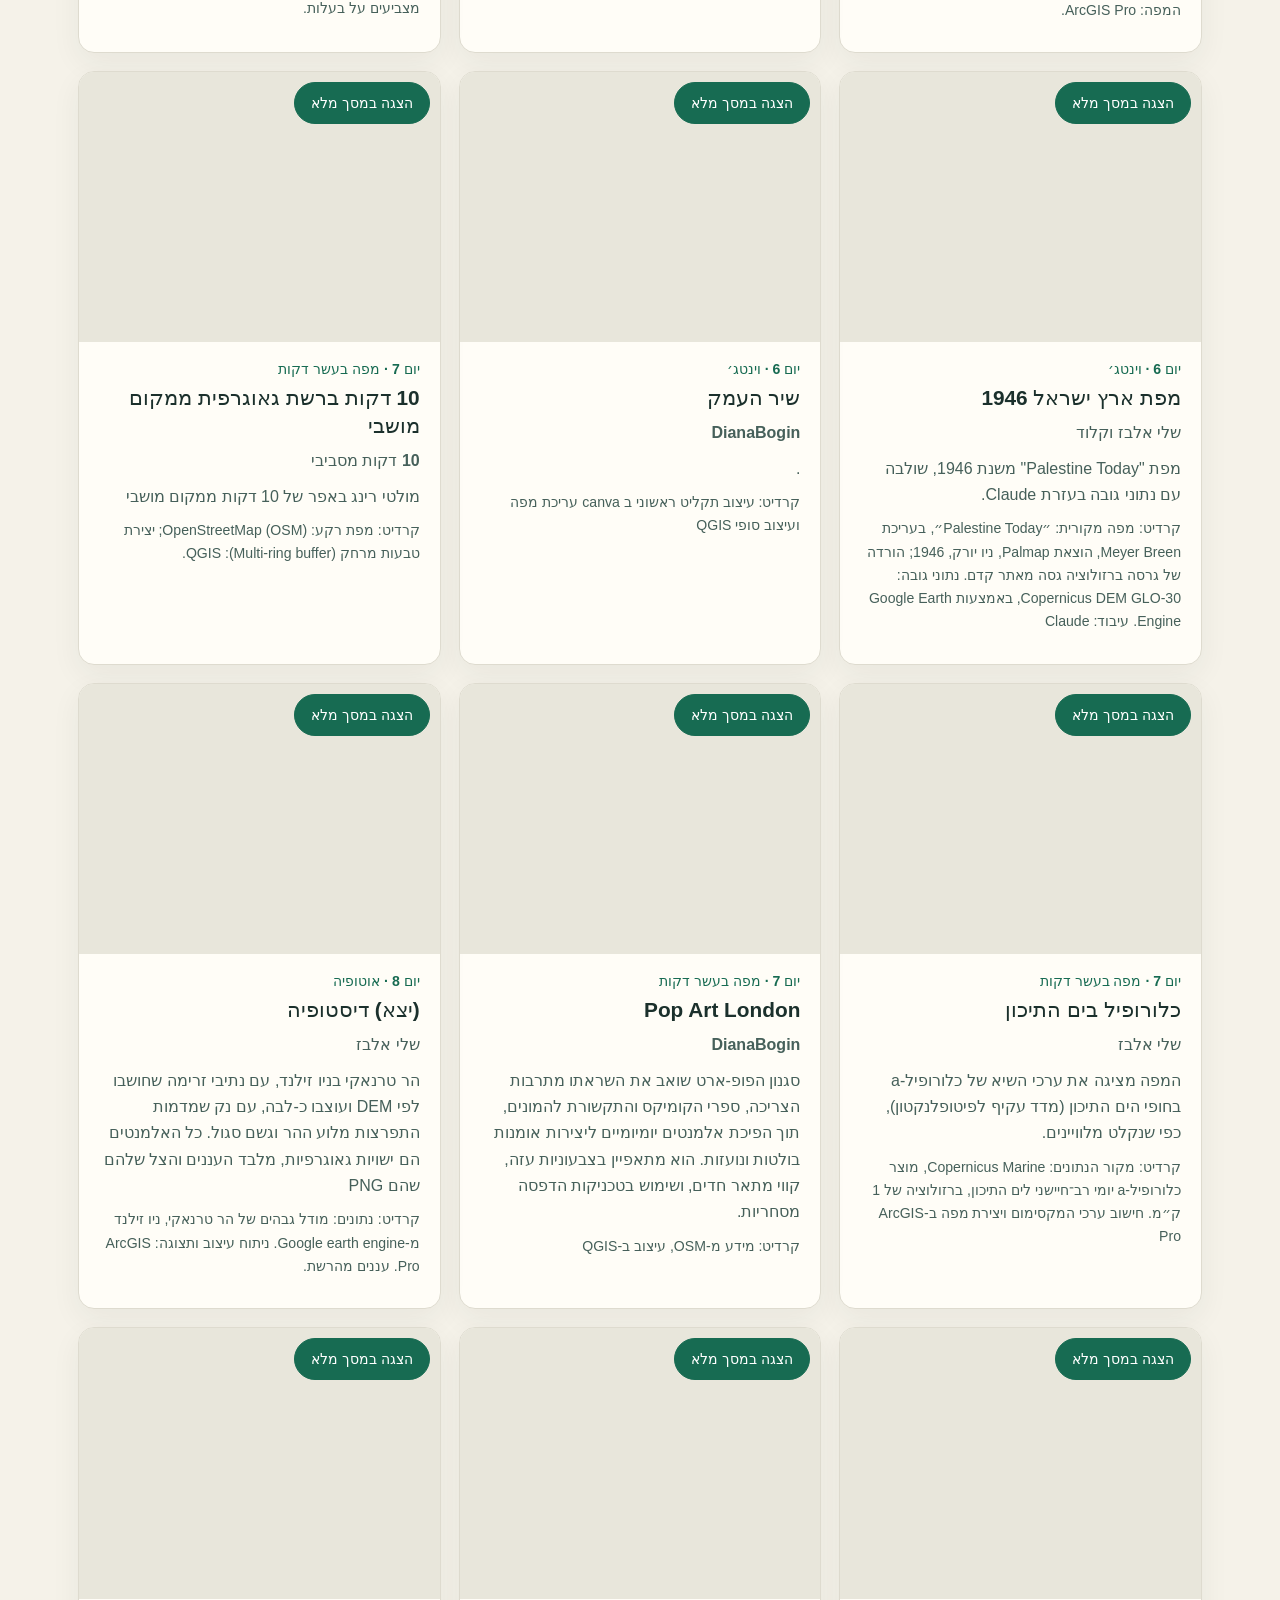
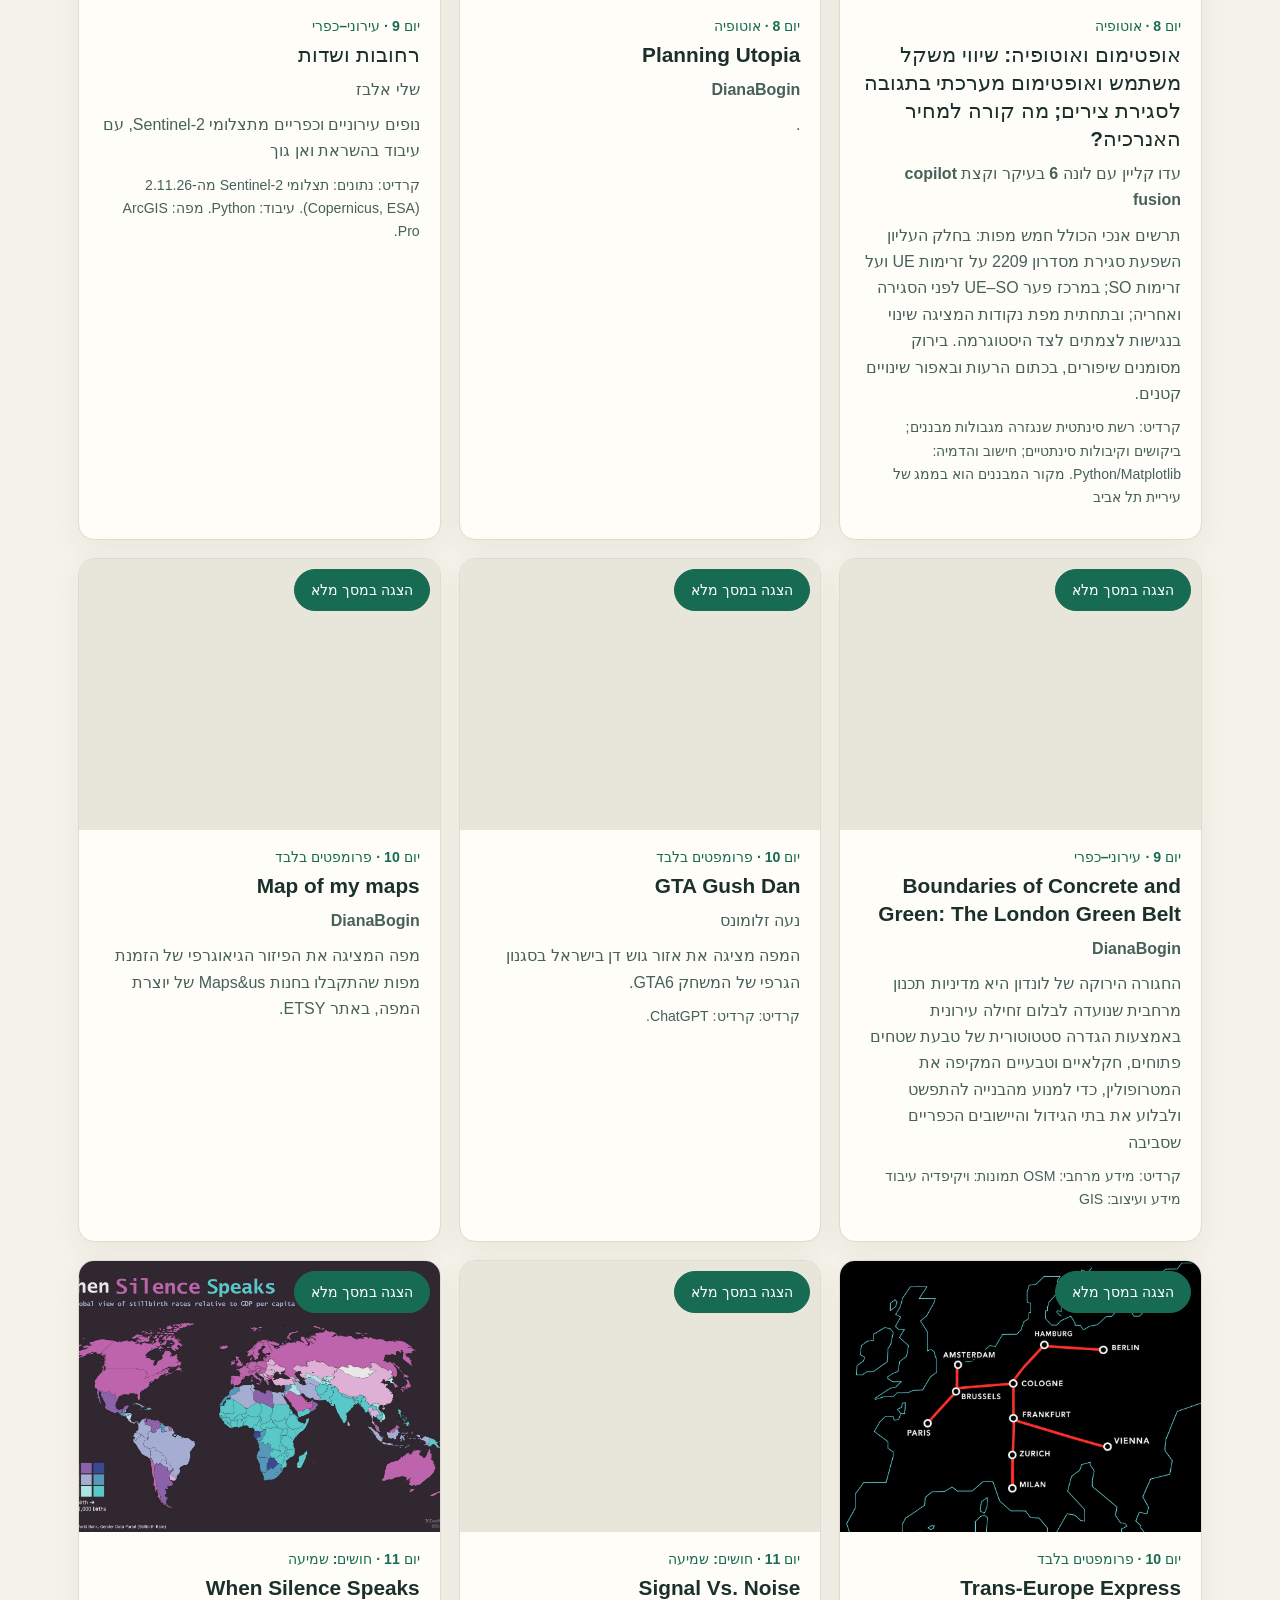
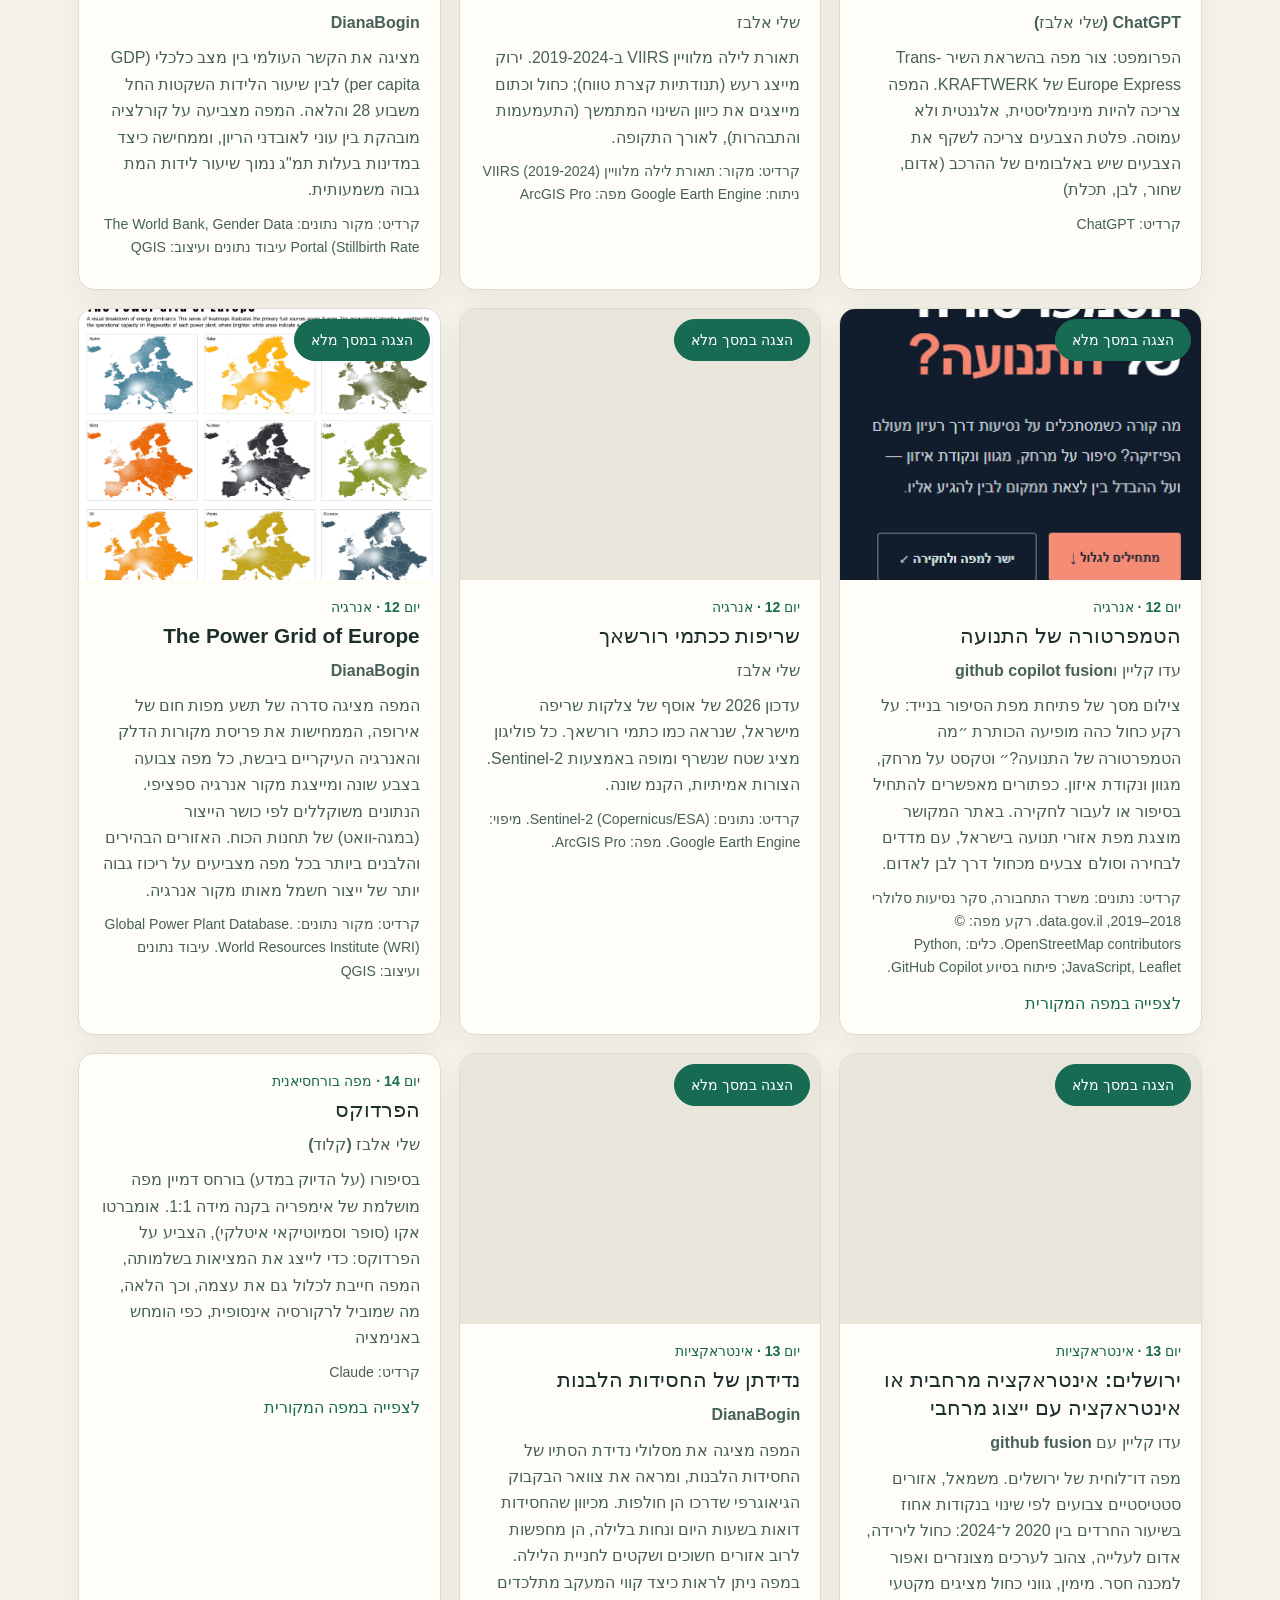
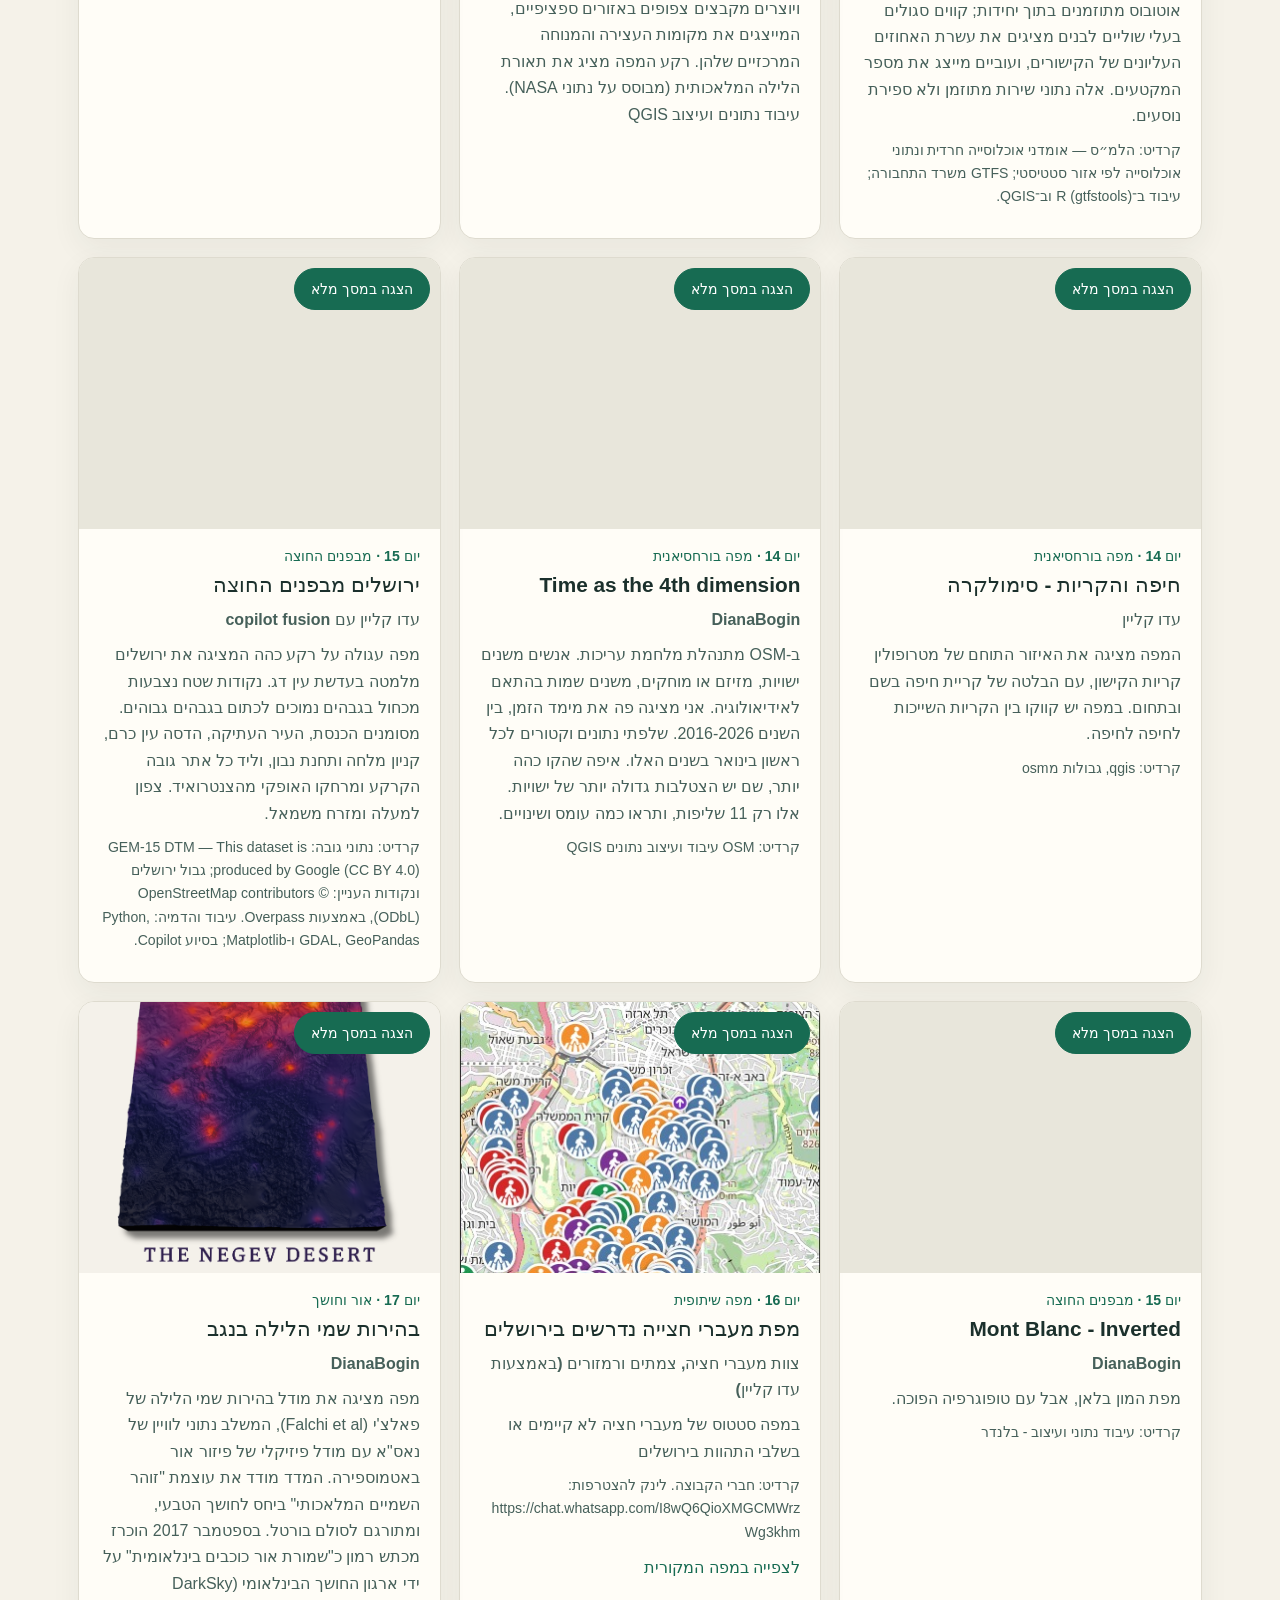
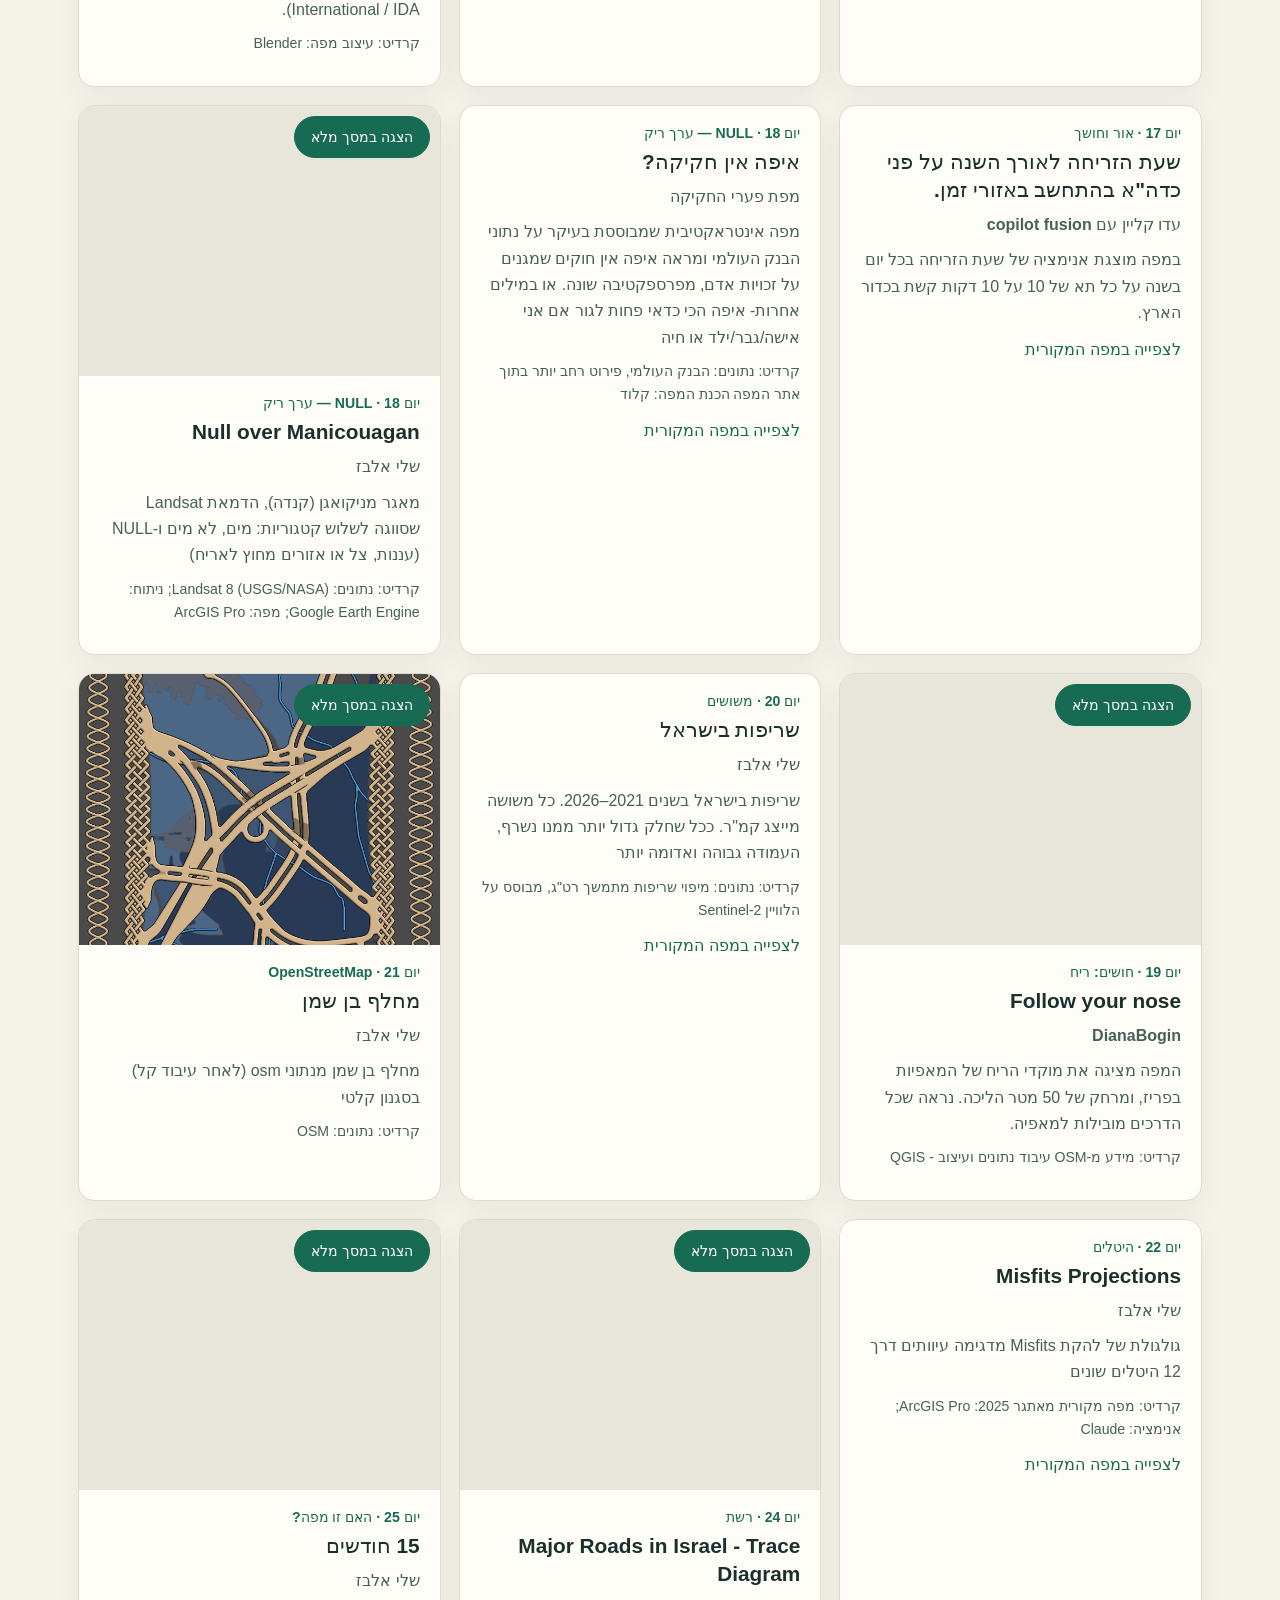
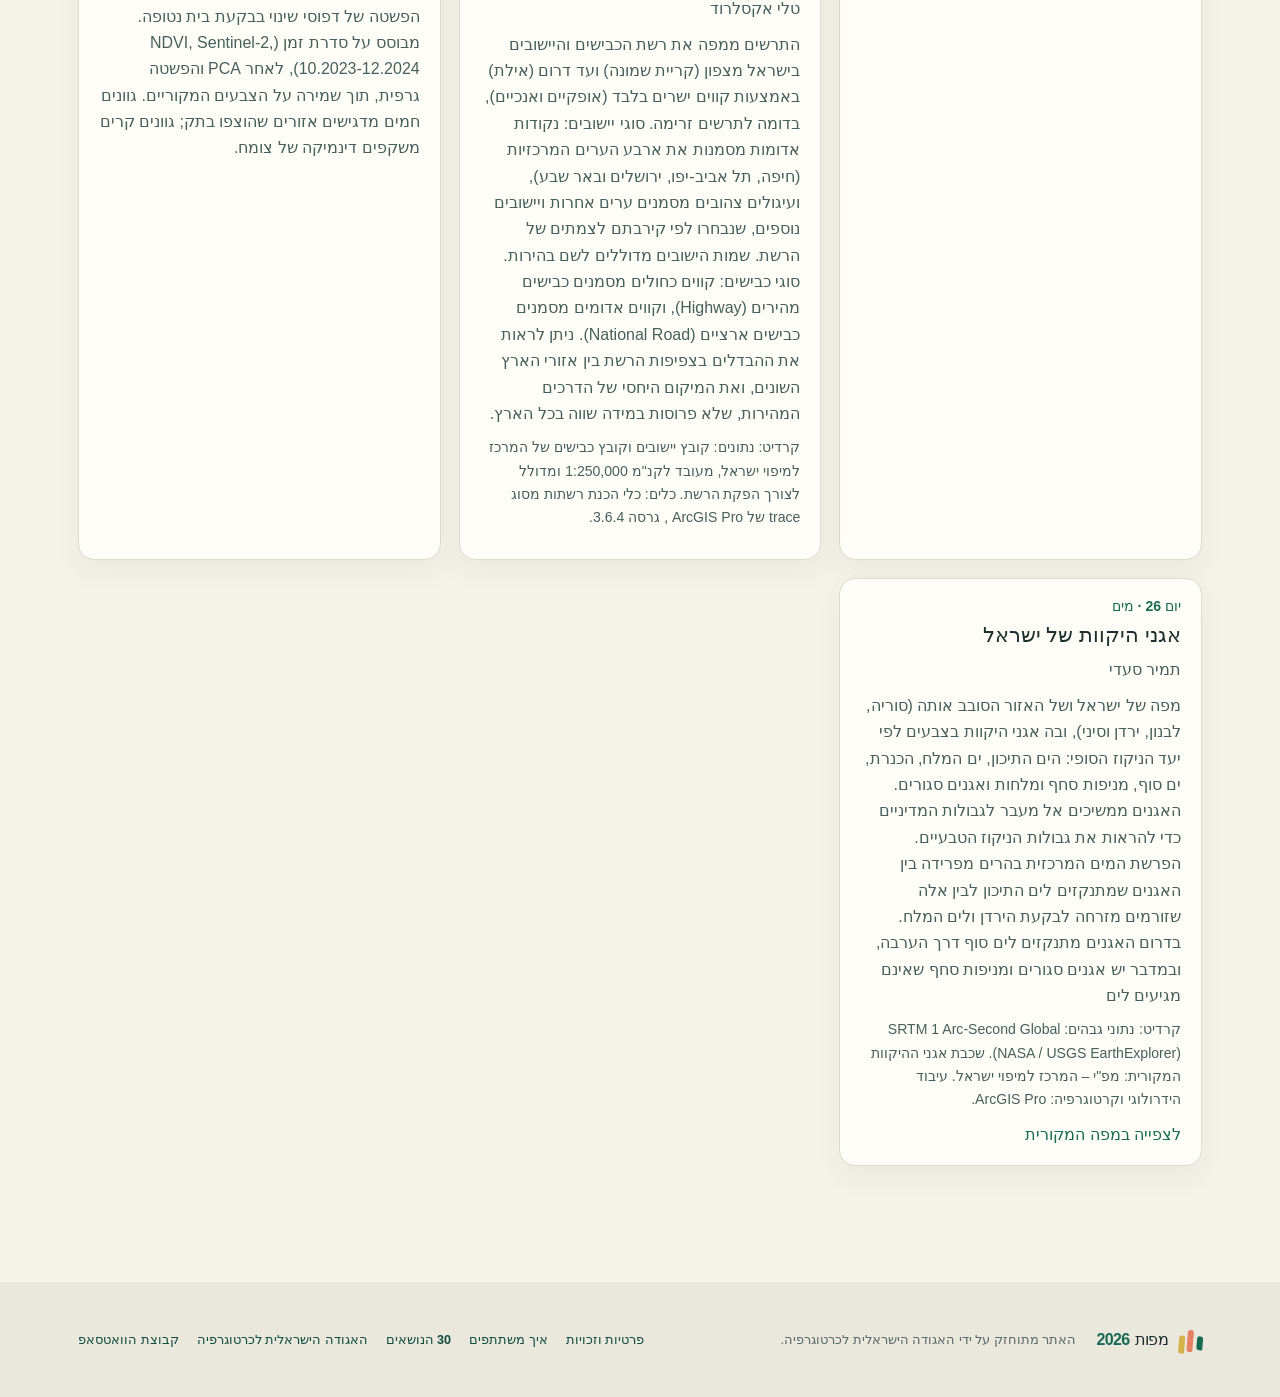
<file: gallery.html>
<!doctype html>
<html lang="he" dir="rtl">
<head>
  <meta charset="utf-8">
  <meta name="viewport" content="width=device-width, initial-scale=1">
  <meta name="description" content="גלריית המפות שאושרו באתגר המפות הישראלי 2026.">
  <script src="assets/js/site.js?v=20261108-accessible-map-descriptions" defer></script>
  <title>הגלריה — אתגר המפות 2026</title>
  <link rel="icon" href="favicon.svg" type="image/svg+xml">
  <link rel="stylesheet" href="assets/css/styles.css?v=20261101-map-title-links">
</head>
<body>
  <a class="skip-link" href="#main">דילוג לתוכן</a>
  <header class="site-header">
    <a class="brand" href="index.html"><span class="brand-mark" aria-hidden="true"><i></i><i></i><i></i></span><span>מפות<span class="brand-year">2026</span></span></a>
    <nav class="main-nav" aria-label="ניווט ראשי">
      <a href="index.html">בית</a>
      <a href="themes.html">30 הנושאים</a>
      <a class="is-current" aria-current="page" href="gallery.html">הגלריה</a>
      <a href="about.html">איך משתתפים</a>
    </nav>
    <a class="button button-small header-cta" href="submit.html">הגשת מפה</a>
    <a class="association-logo" href="https://www.isrcartogis.org/" rel="noopener noreferrer" target="_blank">
      <img src="assets/images/association-logo.png" alt="האגודה הישראלית לכרטוגרפיה">
      <span class="visually-hidden">(נפתח בכרטיסייה חדשה)</span>
    </a>
  </header>
  <main id="main" class="section-wrap page-main">
    <section class="page-intro">
      <p class="eyebrow">יצירה מקומית, השראה משותפת</p>
      <h1>מפות שנוצרו<br><span>בישראל.</span></h1>
      <p>הגלריה תציג מפות שאושרו לפרסום. ההגשות אינן מופיעות כאן אוטומטית — כל אחת נבדקת לפני שהיא מתפרסמת.</p>
    </section>
    <section class="gallery-toolbar" aria-label="חיפוש וסינון מפות" data-gallery-controls hidden>
      <div class="gallery-filter">
        <label for="gallery-day">סינון לפי יום</label>
        <select id="gallery-day">
          <option value="all">כל הימים</option>
        </select>
      </div>
      <div class="gallery-filter">
        <label for="gallery-search">חיפוש לפי כותרת או שם</label>
        <input id="gallery-search" type="search" autocomplete="off">
      </div>
      <p id="gallery-count" class="gallery-count" aria-live="polite"></p>
    </section>
    <p id="gallery-status" class="gallery-status" role="status" aria-live="polite">טוענים את הגלריה…</p>
    <section id="gallery-results" class="gallery-grid" aria-label="מפות שאושרו לפרסום" aria-busy="true"></section>
    <noscript><p class="gallery-status">כדי לטעון ולסנן את הגלריה יש להפעיל JavaScript בדפדפן.</p></noscript>
    <section id="gallery-empty" class="gallery-empty empty-state" hidden>
      <span class="empty-state-mark" aria-hidden="true">✳</span>
      <h2>הגלריה תיפתח עם ההגשות הראשונות</h2>
      <p>בינתיים אפשר לעיין בנושאי האתגר ולהתחיל לחשוב על המפה הבאה שלכם.</p>
      <a class="button" href="themes.html">לנושאי האתגר <span aria-hidden="true">←</span></a>
    </section>
  </main>
  <footer class="site-footer">
    <div class="section-wrap footer-inner">
      <a class="brand footer-brand" href="index.html"><span class="brand-mark" aria-hidden="true"><i></i><i></i><i></i></span><span>מפות<span class="brand-year">2026</span></span></a>
      <p>האתר מתוחזק על ידי האגודה הישראלית לכרטוגרפיה.</p>
      <div class="footer-links"><a href="privacy.html">פרטיות וזכויות</a><a href="about.html">איך משתתפים</a><a href="themes.html">30 הנושאים</a><a href="https://www.isrcartogis.org/" rel="noopener noreferrer" target="_blank">האגודה הישראלית לכרטוגרפיה <span class="visually-hidden">(נפתח בכרטיסייה חדשה)</span></a><a href="https://chat.whatsapp.com/Cux5kvuhouNCTsopKeig8c" rel="noopener noreferrer" target="_blank">קבוצת הוואטסאפ <span class="visually-hidden">(נפתח בכרטיסייה חדשה)</span></a></div>
    </div>
  </footer>
</body>
</html>
</file>
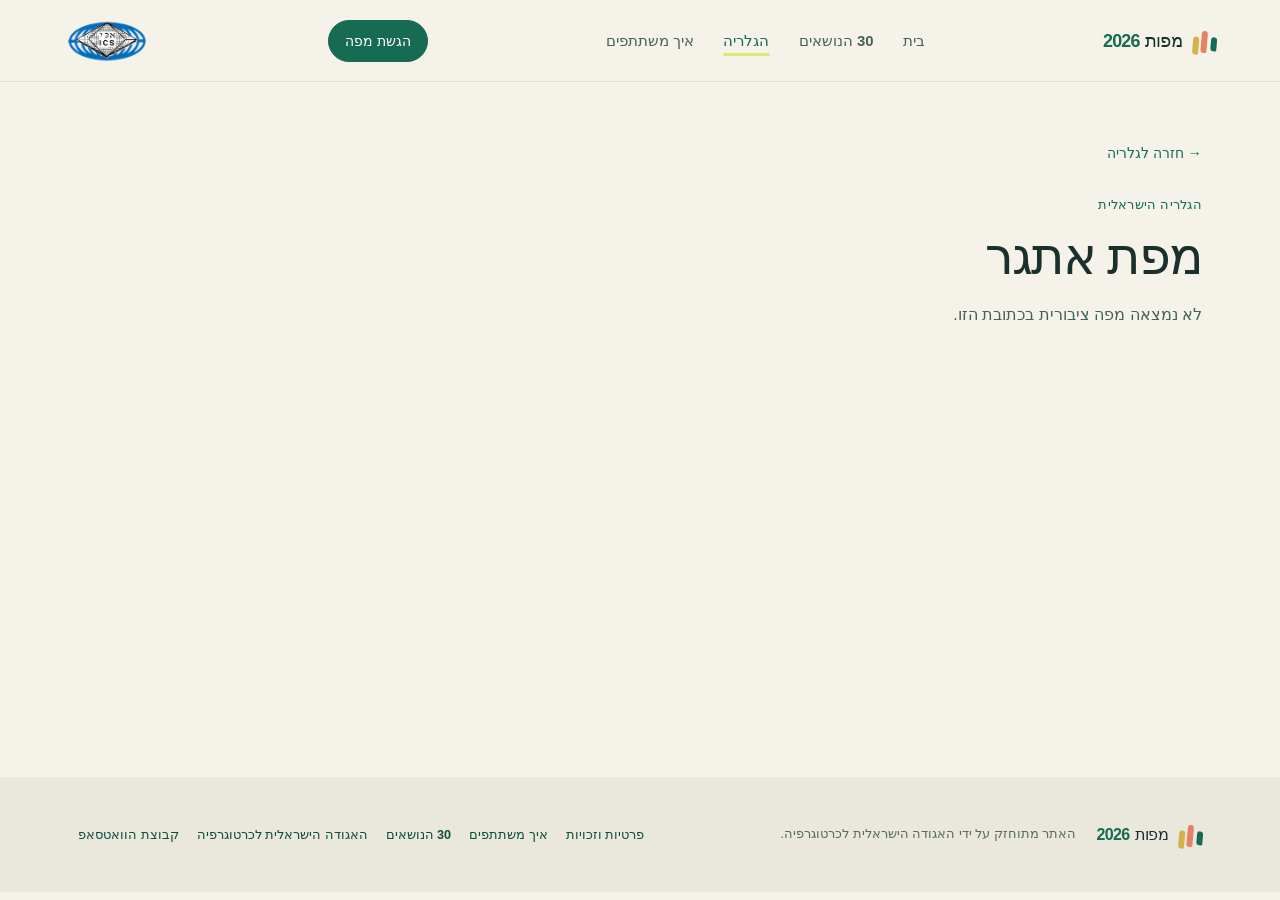
<file: map.html>
<!doctype html>
<html lang="he" dir="rtl">
<head>
  <meta charset="utf-8">
  <meta name="viewport" content="width=device-width, initial-scale=1">
  <meta name="description" content="מפה שאושרה לפרסום באתגר המפות הישראלי 2026.">
  <title>מפת אתגר — אתגר המפות 2026</title>
  <link rel="icon" href="favicon.svg" type="image/svg+xml">
  <link rel="stylesheet" href="assets/css/styles.css?v=20261101-map-title-links">
  <script src="assets/js/site.js?v=20261108-accessible-map-descriptions" defer></script>
</head>
<body>
  <a class="skip-link" href="#main">דילוג לתוכן</a>
  <header class="site-header">
    <a class="brand" href="index.html"><span class="brand-mark" aria-hidden="true"><i></i><i></i><i></i></span><span>מפות<span class="brand-year">2026</span></span></a>
    <nav class="main-nav" aria-label="ניווט ראשי">
      <a href="index.html">בית</a>
      <a href="themes.html">30 הנושאים</a>
      <a class="is-current" aria-current="page" href="gallery.html">הגלריה</a>
      <a href="about.html">איך משתתפים</a>
    </nav>
    <a class="button button-small header-cta" href="submit.html">הגשת מפה</a>
    <a class="association-logo" href="https://www.isrcartogis.org/" rel="noopener noreferrer" target="_blank">
      <img src="assets/images/association-logo.png" alt="האגודה הישראלית לכרטוגרפיה">
      <span class="visually-hidden">(נפתח בכרטיסייה חדשה)</span>
    </a>
  </header>
  <main id="main" class="section-wrap page-main" data-map-detail>
    <a class="back-link" href="gallery.html">→ חזרה לגלריה</a>
    <p class="eyebrow">הגלריה הישראלית</p>
    <h1 class="map-detail-title" data-map-page-title>מפת אתגר</h1>
    <p class="gallery-status" data-map-detail-status role="status" aria-live="polite">טוענים את פרטי המפה…</p>
    <div data-map-detail-result aria-busy="true" hidden></div>
  </main>
  <footer class="site-footer">
    <div class="section-wrap footer-inner">
      <a class="brand footer-brand" href="index.html"><span class="brand-mark" aria-hidden="true"><i></i><i></i><i></i></span><span>מפות<span class="brand-year">2026</span></span></a>
      <p>האתר מתוחזק על ידי האגודה הישראלית לכרטוגרפיה.</p>
      <div class="footer-links"><a href="privacy.html">פרטיות וזכויות</a><a href="about.html">איך משתתפים</a><a href="themes.html">30 הנושאים</a><a href="https://www.isrcartogis.org/" rel="noopener noreferrer" target="_blank">האגודה הישראלית לכרטוגרפיה <span class="visually-hidden">(נפתח בכרטיסייה חדשה)</span></a><a href="https://chat.whatsapp.com/Cux5kvuhouNCTsopKeig8c" rel="noopener noreferrer" target="_blank">קבוצת הוואטסאפ <span class="visually-hidden">(נפתח בכרטיסייה חדשה)</span></a></div>
    </div>
  </footer>
</body>
</html>
</file>
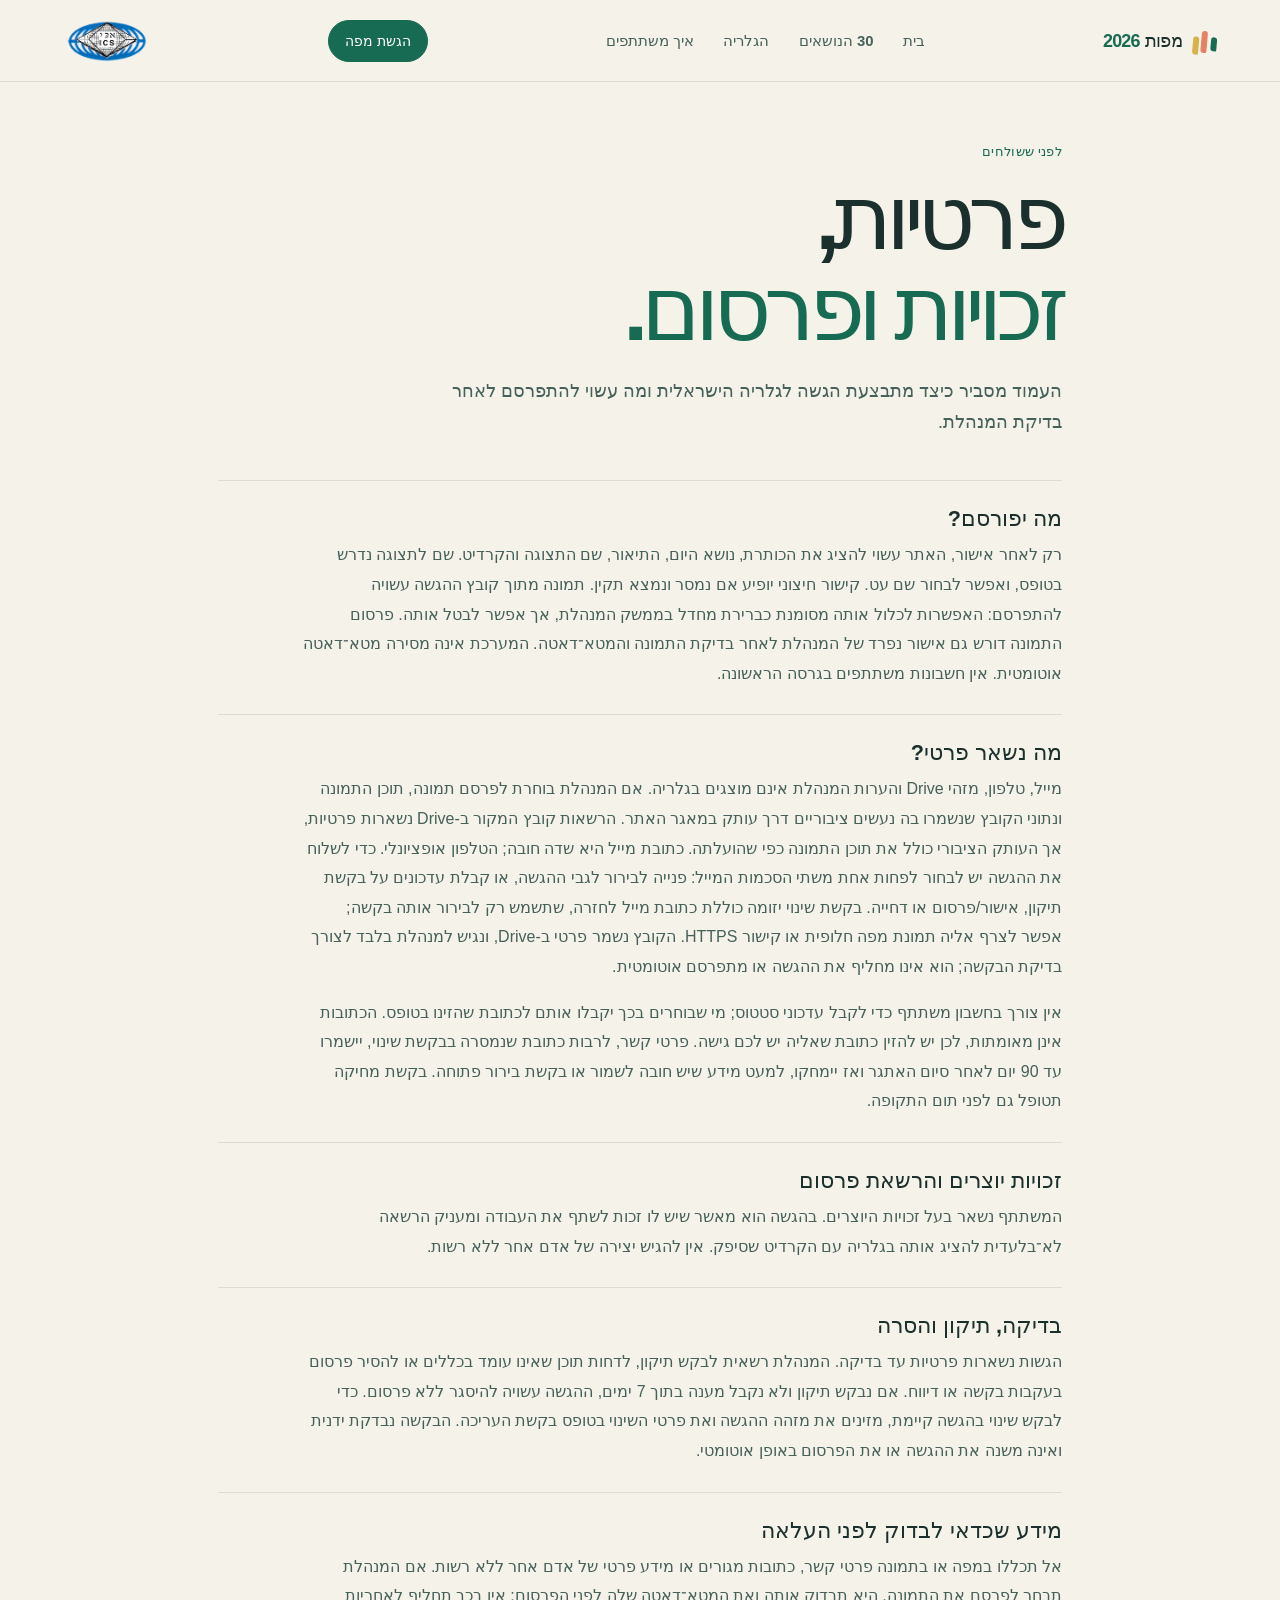
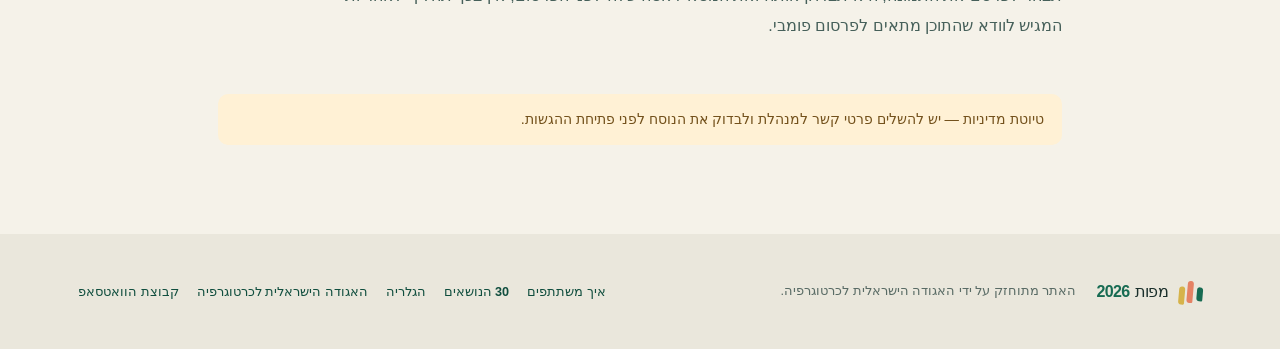
<file: privacy.html>
<!doctype html>
<html lang="he" dir="rtl">
<head>
  <meta charset="utf-8">
  <meta name="viewport" content="width=device-width, initial-scale=1">
  <meta name="description" content="פרטיות, זכויות יוצרים וכללי פרסום באתר אתגר המפות הישראלי 2026.">
  <title>פרטיות וזכויות — אתגר המפות 2026</title>
  <link rel="icon" href="favicon.svg" type="image/svg+xml">
  <link rel="stylesheet" href="assets/css/styles.css?v=20261101-map-title-links">
</head>
<body>
  <a class="skip-link" href="#main">דילוג לתוכן</a>
  <header class="site-header">
    <a class="brand" href="index.html"><span class="brand-mark" aria-hidden="true"><i></i><i></i><i></i></span><span>מפות<span class="brand-year">2026</span></span></a>
    <nav class="main-nav" aria-label="ניווט ראשי">
      <a href="index.html">בית</a>
      <a href="themes.html">30 הנושאים</a>
      <a href="gallery.html">הגלריה</a>
      <a href="about.html">איך משתתפים</a>
    </nav>
    <a class="button button-small header-cta" href="submit.html">הגשת מפה</a>
    <a class="association-logo" href="https://www.isrcartogis.org/" rel="noopener noreferrer" target="_blank">
      <img src="assets/images/association-logo.png" alt="האגודה הישראלית לכרטוגרפיה">
      <span class="visually-hidden">(נפתח בכרטיסייה חדשה)</span>
    </a>
  </header>
  <main id="main" class="section-wrap page-main legal-page">
    <section class="page-intro">
      <p class="eyebrow">לפני ששולחים</p>
      <h1>פרטיות,<br><span>זכויות ופרסום.</span></h1>
      <p>העמוד מסביר כיצד מתבצעת הגשה לגלריה הישראלית ומה עשוי להתפרסם לאחר בדיקת המנהלת.</p>
    </section>
    <section class="legal-section">
      <h2>מה יפורסם?</h2>
      <p>רק לאחר אישור, האתר עשוי להציג את הכותרת, נושא היום, התיאור, שם התצוגה והקרדיט. שם לתצוגה נדרש בטופס, ואפשר לבחור שם עט. קישור חיצוני יופיע אם נמסר ונמצא תקין. תמונה מתוך קובץ ההגשה עשויה להתפרסם: האפשרות לכלול אותה מסומנת כברירת מחדל בממשק המנהלת, אך אפשר לבטל אותה. פרסום התמונה דורש גם אישור נפרד של המנהלת לאחר בדיקת התמונה והמטא־דאטה. המערכת אינה מסירה מטא־דאטה אוטומטית. אין חשבונות משתתפים בגרסה הראשונה.</p>
    </section>
    <section class="legal-section">
      <h2>מה נשאר פרטי?</h2>
      <p>מייל, טלפון, מזהי Drive והערות המנהלת אינם מוצגים בגלריה. אם המנהלת בוחרת לפרסם תמונה, תוכן התמונה ונתוני הקובץ שנשמרו בה נעשים ציבוריים דרך עותק במאגר האתר. הרשאות קובץ המקור ב-Drive נשארות פרטיות, אך העותק הציבורי כולל את תוכן התמונה כפי שהועלתה. כתובת מייל היא שדה חובה; הטלפון אופציונלי. כדי לשלוח את ההגשה יש לבחור לפחות אחת משתי הסכמות המייל: פנייה לבירור לגבי ההגשה, או קבלת עדכונים על בקשת תיקון, אישור/פרסום או דחייה. בקשת שינוי יזומה כוללת כתובת מייל לחזרה, שתשמש רק לבירור אותה בקשה; אפשר לצרף אליה תמונת מפה חלופית או קישור HTTPS. הקובץ נשמר פרטי ב-Drive, ונגיש למנהלת בלבד לצורך בדיקת הבקשה; הוא אינו מחליף את ההגשה או מתפרסם אוטומטית.</p>
      <p>אין צורך בחשבון משתתף כדי לקבל עדכוני סטטוס; מי שבוחרים בכך יקבלו אותם לכתובת שהזינו בטופס. הכתובות אינן מאומתות, לכן יש להזין כתובת שאליה יש לכם גישה. פרטי קשר, לרבות כתובת שנמסרה בבקשת שינוי, יישמרו עד 90 יום לאחר סיום האתגר ואז יימחקו, למעט מידע שיש חובה לשמור או בקשת בירור פתוחה. בקשת מחיקה תטופל גם לפני תום התקופה.</p>
    </section>
    <section class="legal-section">
      <h2>זכויות יוצרים והרשאת פרסום</h2>
      <p>המשתתף נשאר בעל זכויות היוצרים. בהגשה הוא מאשר שיש לו זכות לשתף את העבודה ומעניק הרשאה לא־בלעדית להציג אותה בגלריה עם הקרדיט שסיפק. אין להגיש יצירה של אדם אחר ללא רשות.</p>
    </section>
    <section class="legal-section">
      <h2>בדיקה, תיקון והסרה</h2>
      <p>הגשות נשארות פרטיות עד בדיקה. המנהלת רשאית לבקש תיקון, לדחות תוכן שאינו עומד בכללים או להסיר פרסום בעקבות בקשה או דיווח. אם נבקש תיקון ולא נקבל מענה בתוך 7 ימים, ההגשה עשויה להיסגר ללא פרסום. כדי לבקש שינוי בהגשה קיימת, מזינים את מזהה ההגשה ואת פרטי השינוי בטופס בקשת העריכה. הבקשה נבדקת ידנית ואינה משנה את ההגשה או את הפרסום באופן אוטומטי.</p>
    </section>
    <section class="legal-section">
      <h2>מידע שכדאי לבדוק לפני העלאה</h2>
      <p>אל תכללו במפה או בתמונה פרטי קשר, כתובות מגורים או מידע פרטי של אדם אחר ללא רשות. אם המנהלת תבחר לפרסם את התמונה, היא תבדוק אותה ואת המטא־דאטה שלה לפני הפרסום; אין בכך תחליף לאחריות המגיש לוודא שהתוכן מתאים לפרסום פומבי.</p>
    </section>
    <p class="draft-notice">טיוטת מדיניות — יש להשלים פרטי קשר למנהלת ולבדוק את הנוסח לפני פתיחת ההגשות.</p>
  </main>
  <footer class="site-footer">
    <div class="section-wrap footer-inner">
      <a class="brand footer-brand" href="index.html"><span class="brand-mark" aria-hidden="true"><i></i><i></i><i></i></span><span>מפות<span class="brand-year">2026</span></span></a>
      <p>האתר מתוחזק על ידי האגודה הישראלית לכרטוגרפיה.</p>
      <div class="footer-links"><a href="about.html">איך משתתפים</a><a href="themes.html">30 הנושאים</a><a href="gallery.html">הגלריה</a><a href="https://www.isrcartogis.org/" rel="noopener noreferrer" target="_blank">האגודה הישראלית לכרטוגרפיה <span class="visually-hidden">(נפתח בכרטיסייה חדשה)</span></a><a href="https://chat.whatsapp.com/Cux5kvuhouNCTsopKeig8c" rel="noopener noreferrer" target="_blank">קבוצת הוואטסאפ <span class="visually-hidden">(נפתח בכרטיסייה חדשה)</span></a></div>
    </div>
  </footer>
</body>
</html>
</file>
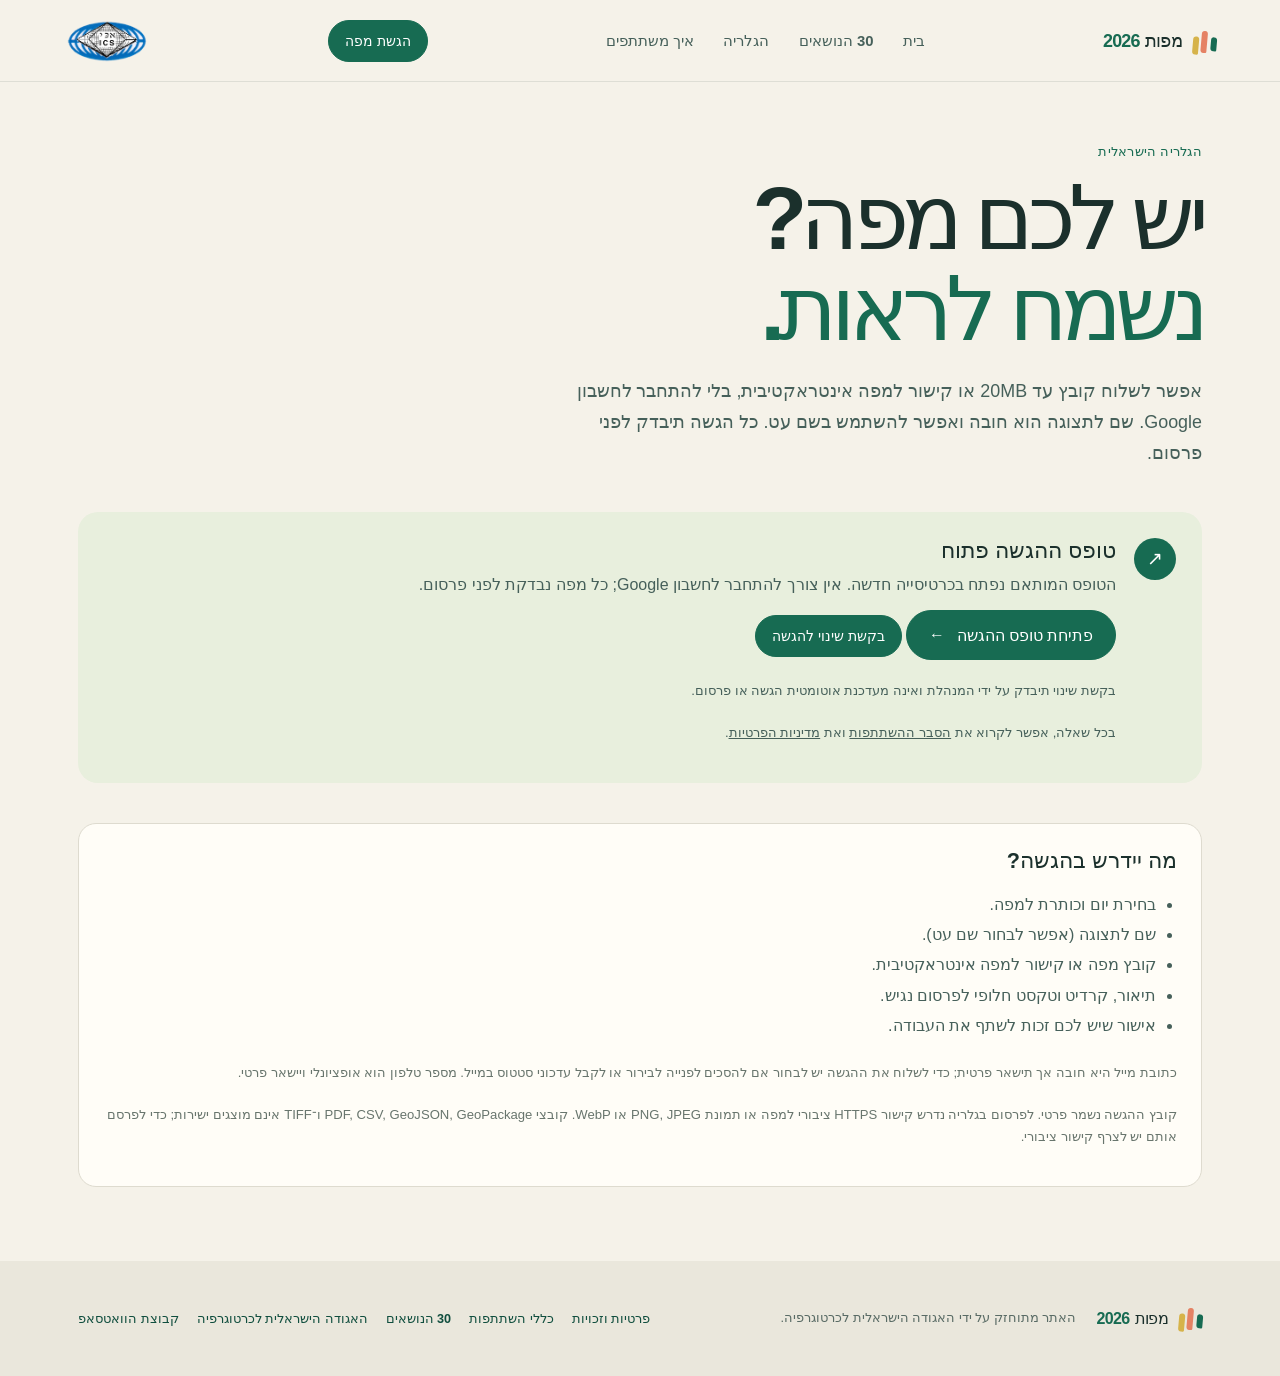
<file: submit.html>
<!doctype html>
<html lang="he" dir="rtl">
<head>
  <meta charset="utf-8">
  <meta name="viewport" content="width=device-width, initial-scale=1">
  <meta name="description" content="הגשת מפה לאתגר המפות הישראלי 2026.">
  <title>הגשת מפה — אתגר המפות 2026</title>
  <link rel="icon" href="favicon.svg" type="image/svg+xml">
  <link rel="stylesheet" href="assets/css/styles.css?v=20261101-map-title-links">
</head>
<body>
  <a class="skip-link" href="#main">דילוג לתוכן</a>
  <header class="site-header">
    <a class="brand" href="index.html"><span class="brand-mark" aria-hidden="true"><i></i><i></i><i></i></span><span>מפות<span class="brand-year">2026</span></span></a>
    <nav class="main-nav" aria-label="ניווט ראשי">
      <a href="index.html">בית</a>
      <a href="themes.html">30 הנושאים</a>
      <a href="gallery.html">הגלריה</a>
      <a href="about.html">איך משתתפים</a>
    </nav>
    <a class="button button-small header-cta" href="submit.html" aria-current="page">הגשת מפה</a>
    <a class="association-logo" href="https://www.isrcartogis.org/" rel="noopener noreferrer" target="_blank">
      <img src="assets/images/association-logo.png" alt="האגודה הישראלית לכרטוגרפיה">
      <span class="visually-hidden">(נפתח בכרטיסייה חדשה)</span>
    </a>
  </header>
  <main id="main" class="section-wrap page-main">
    <section class="page-intro">
      <p class="eyebrow">הגלריה הישראלית</p>
      <h1>יש לכם מפה?<br><span>נשמח לראות.</span></h1>
      <p>אפשר לשלוח קובץ עד 20MB או קישור למפה אינטראקטיבית, בלי להתחבר לחשבון Google. שם לתצוגה הוא חובה ואפשר להשתמש בשם עט. כל הגשה תיבדק לפני פרסום.</p>
    </section>
    <section class="submission-status" aria-live="polite">
      <span class="status-symbol" aria-hidden="true">↗</span>
      <div>
        <h2>טופס ההגשה פתוח</h2>
        <p>הטופס המותאם נפתח בכרטיסייה חדשה. אין צורך להתחבר לחשבון Google; כל מפה נבדקת לפני פרסום.</p>
        <a class="button" href="https://script.google.com/macros/s/AKfycbyYnkZqg39WuKNdKnhNQmkx6DE3nSAy91DCgkpLvc2PYsESDS7AKzk8eoihh1J3kxVC/exec" rel="noopener noreferrer" target="_blank">
          פתיחת טופס ההגשה <span aria-hidden="true">←</span>
          <span class="visually-hidden">(נפתח בכרטיסייה חדשה)</span>
        </a>
        <a class="button button-small" href="https://script.google.com/macros/s/AKfycbyYnkZqg39WuKNdKnhNQmkx6DE3nSAy91DCgkpLvc2PYsESDS7AKzk8eoihh1J3kxVC/exec?action=edit" rel="noopener noreferrer" target="_blank">
          בקשת שינוי להגשה
          <span class="visually-hidden">(נפתח בכרטיסייה חדשה)</span>
        </a>
        <p class="small-note">בקשת שינוי תיבדק על ידי המנהלת ואינה מעדכנת אוטומטית הגשה או פרסום.</p>
        <p class="small-note">בכל שאלה, אפשר לקרוא את <a href="about.html">הסבר ההשתתפות</a> ואת <a href="privacy.html">מדיניות הפרטיות</a>.</p>
      </div>
    </section>
    <section class="submission-brief">
      <h2>מה יידרש בהגשה?</h2>
      <ul class="check-list">
        <li>בחירת יום וכותרת למפה.</li>
        <li>שם לתצוגה (אפשר לבחור שם עט).</li>
        <li>קובץ מפה או קישור למפה אינטראקטיבית.</li>
        <li>תיאור, קרדיט וטקסט חלופי לפרסום נגיש.</li>
        <li>אישור שיש לכם זכות לשתף את העבודה.</li>
      </ul>
      <p class="small-note">כתובת מייל היא חובה אך תישאר פרטית; כדי לשלוח את ההגשה יש לבחור אם להסכים לפנייה לבירור או לקבל עדכוני סטטוס במייל. מספר טלפון הוא אופציונלי ויישאר פרטי.</p>
      <p class="small-note">קובץ ההגשה נשמר פרטי. לפרסום בגלריה נדרש קישור HTTPS ציבורי למפה או תמונת PNG, JPEG או WebP. קובצי PDF, CSV, GeoJSON, GeoPackage ו־TIFF אינם מוצגים ישירות; כדי לפרסם אותם יש לצרף קישור ציבורי.</p>
    </section>
  </main>
  <footer class="site-footer">
    <div class="section-wrap footer-inner">
      <a class="brand footer-brand" href="index.html"><span class="brand-mark" aria-hidden="true"><i></i><i></i><i></i></span><span>מפות<span class="brand-year">2026</span></span></a>
      <p>האתר מתוחזק על ידי האגודה הישראלית לכרטוגרפיה.</p>
      <div class="footer-links"><a href="privacy.html">פרטיות וזכויות</a><a href="about.html">כללי השתתפות</a><a href="themes.html">30 הנושאים</a><a href="https://www.isrcartogis.org/" rel="noopener noreferrer" target="_blank">האגודה הישראלית לכרטוגרפיה <span class="visually-hidden">(נפתח בכרטיסייה חדשה)</span></a><a href="https://chat.whatsapp.com/Cux5kvuhouNCTsopKeig8c" rel="noopener noreferrer" target="_blank">קבוצת הוואטסאפ <span class="visually-hidden">(נפתח בכרטיסייה חדשה)</span></a></div>
    </div>
  </footer>
</body>
</html>
</file>
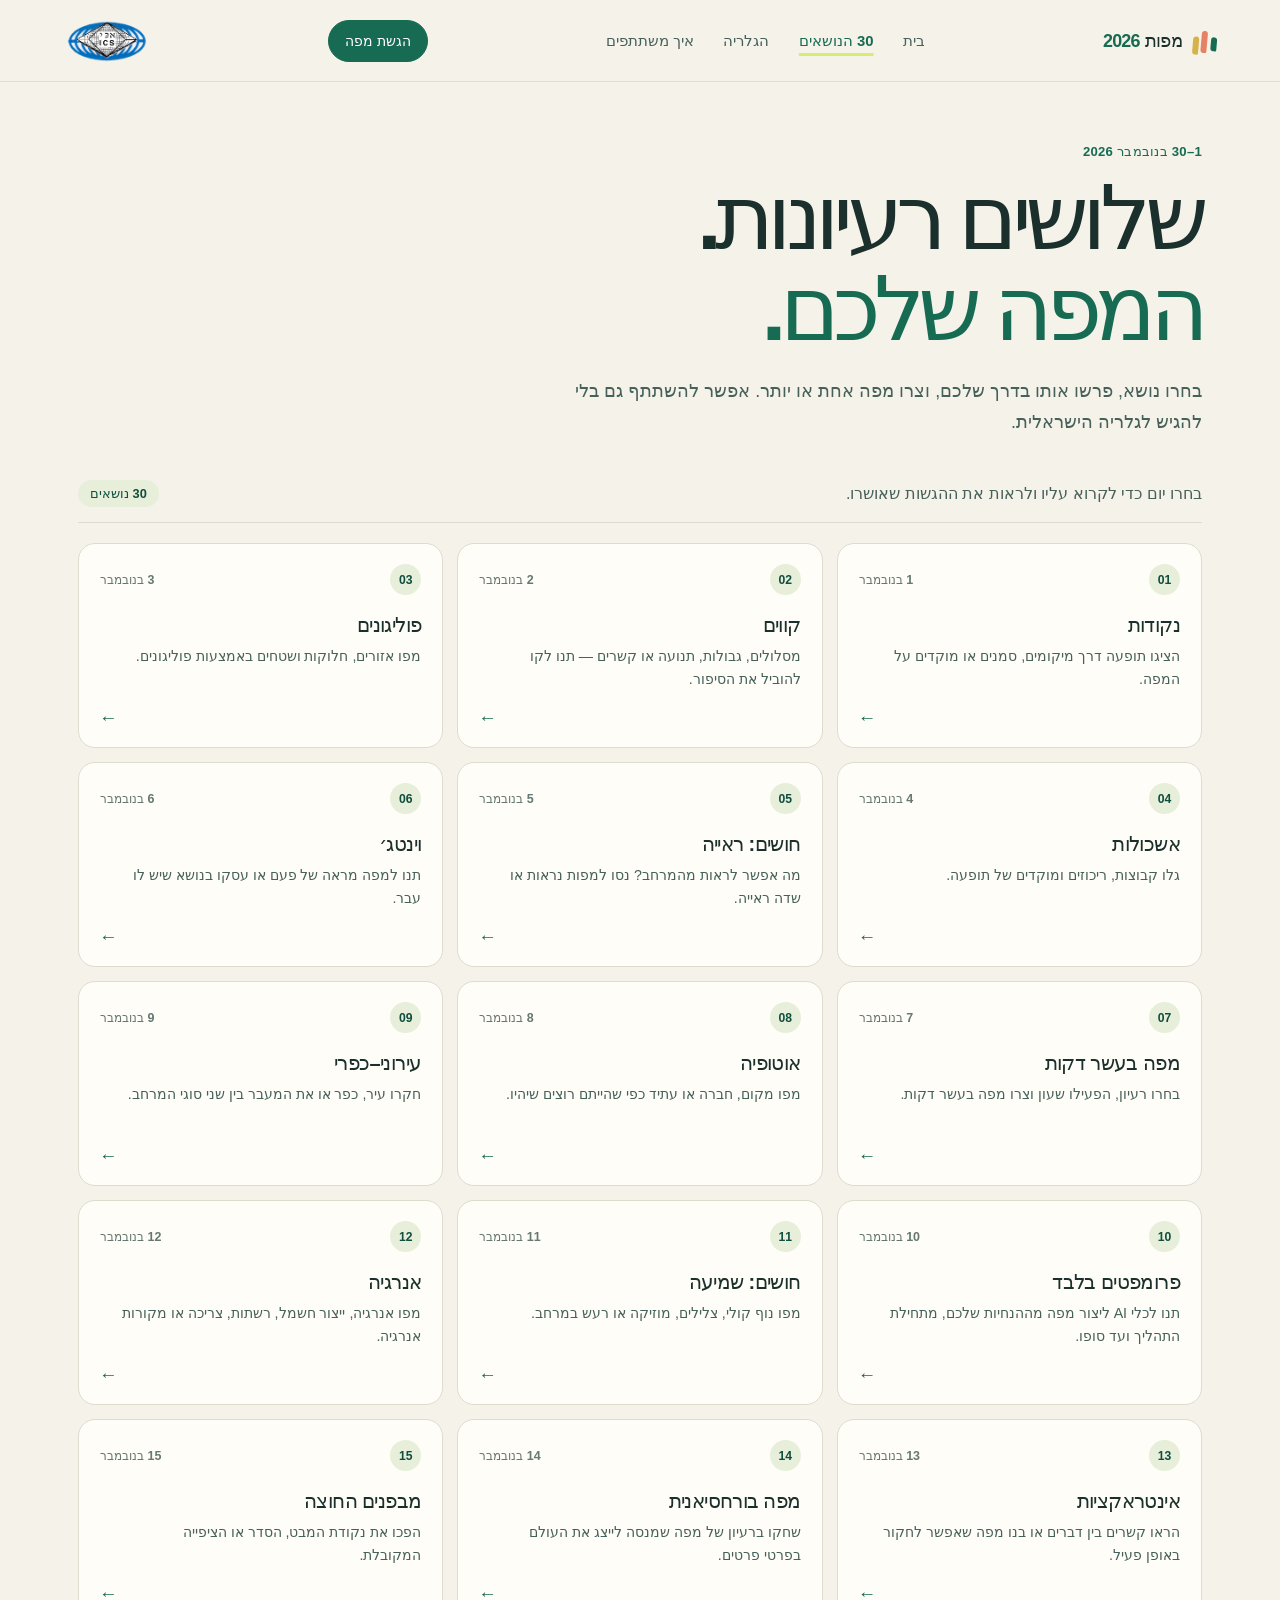
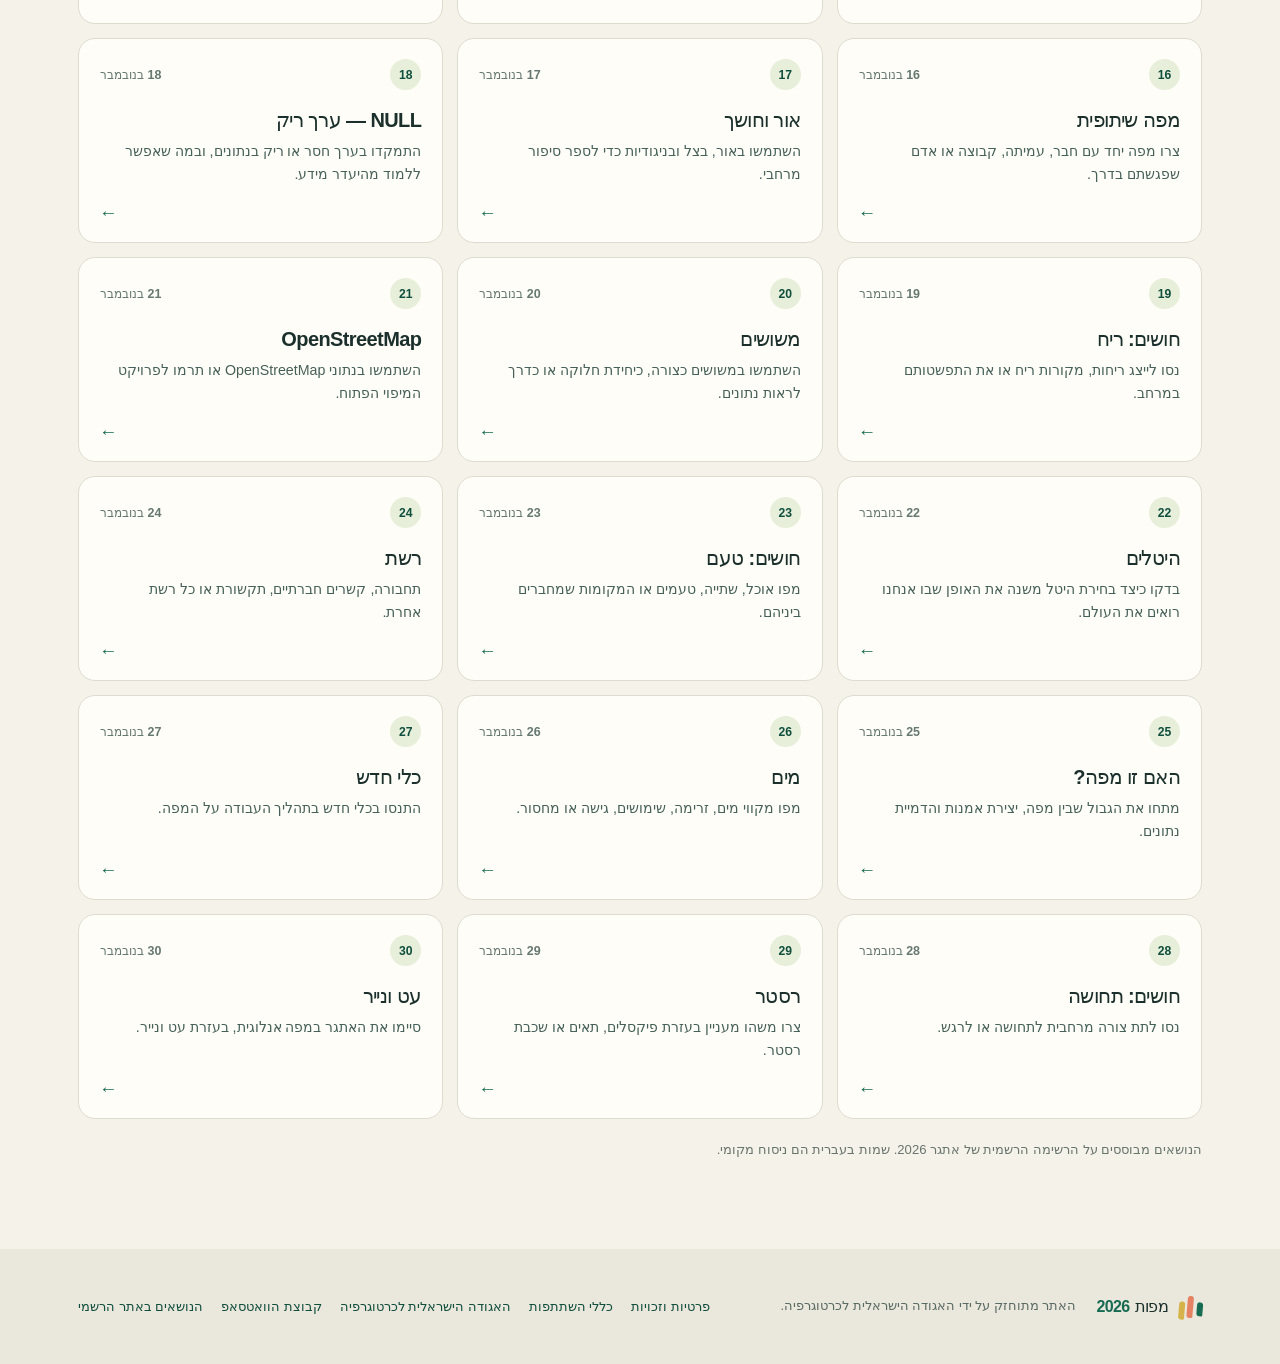
<file: themes.html>
<!doctype html>
<html lang="he" dir="rtl">
<head>
  <meta charset="utf-8">
  <meta name="viewport" content="width=device-width, initial-scale=1">
  <meta name="description" content="לוח נושאי אתגר המפות הישראלי 2026 — כל שלושים ימי נובמבר.">
  <title>30 הנושאים — אתגר המפות 2026</title>
  <link rel="icon" href="favicon.svg" type="image/svg+xml">
  <link rel="stylesheet" href="assets/css/styles.css?v=20261101-map-title-links">
  <script src="assets/js/site.js?v=20261108-accessible-map-descriptions" defer></script>
</head>
<body>
  <a class="skip-link" href="#main">דילוג לתוכן</a>
  <header class="site-header">
    <a class="brand" href="index.html"><span class="brand-mark" aria-hidden="true"><i></i><i></i><i></i></span><span>מפות<span class="brand-year">2026</span></span></a>
    <nav class="main-nav" aria-label="ניווט ראשי">
      <a href="index.html">בית</a>
      <a class="is-current" aria-current="page" href="themes.html">30 הנושאים</a>
      <a href="gallery.html">הגלריה</a>
      <a href="about.html">איך משתתפים</a>
    </nav>
    <a class="button button-small header-cta" href="submit.html">הגשת מפה</a>
    <a class="association-logo" href="https://www.isrcartogis.org/" rel="noopener noreferrer" target="_blank">
      <img src="assets/images/association-logo.png" alt="האגודה הישראלית לכרטוגרפיה">
      <span class="visually-hidden">(נפתח בכרטיסייה חדשה)</span>
    </a>
  </header>
  <main id="main" class="section-wrap page-main">
    <section class="page-intro">
      <p class="eyebrow">1–30 בנובמבר 2026</p>
      <h1>שלושים רעיונות.<br><span>המפה שלכם.</span></h1>
      <p>בחרו נושא, פרשו אותו בדרך שלכם, וצרו מפה אחת או יותר. אפשר להשתתף גם בלי להגיש לגלריה הישראלית.</p>
    </section>
    <div class="themes-toolbar">
      <p>בחרו יום כדי לקרוא עליו ולראות את ההגשות שאושרו.</p>
      <span class="count-chip">30 נושאים</span>
    </div>
    <div class="theme-grid theme-grid-all" data-theme-grid></div>
    <p class="source-note">הנושאים מבוססים על הרשימה הרשמית של אתגר 2026. שמות בעברית הם ניסוח מקומי.</p>
  </main>
  <footer class="site-footer">
    <div class="section-wrap footer-inner">
      <a class="brand footer-brand" href="index.html"><span class="brand-mark" aria-hidden="true"><i></i><i></i><i></i></span><span>מפות<span class="brand-year">2026</span></span></a>
      <p>האתר מתוחזק על ידי האגודה הישראלית לכרטוגרפיה.</p>
      <div class="footer-links"><a href="privacy.html">פרטיות וזכויות</a><a href="about.html">כללי השתתפות</a><a href="https://www.isrcartogis.org/" rel="noopener noreferrer" target="_blank">האגודה הישראלית לכרטוגרפיה <span class="visually-hidden">(נפתח בכרטיסייה חדשה)</span></a><a href="https://chat.whatsapp.com/Cux5kvuhouNCTsopKeig8c" rel="noopener noreferrer" target="_blank">קבוצת הוואטסאפ <span class="visually-hidden">(נפתח בכרטיסייה חדשה)</span></a><a href="https://30daymapchallenge.com/2026/" rel="noopener noreferrer" target="_blank">הנושאים באתר הרשמי <span class="visually-hidden">(נפתח בכרטיסייה חדשה)</span></a></div>
    </div>
  </footer>
</body>
</html>
</file>
<file: assets/css/styles.css>
:root {
  color-scheme: light;
  --ink: #1b302c;
  --ink-soft: #46605a;
  --paper: #f5f2e9;
  --paper-light: #fffdf7;
  --line: #dedbcf;
  --green: #176b52;
  --green-dark: #104e3e;
  --lime: #d7ed72;
  --coral: #e58264;
  --blue: #a9cbe0;
  --yellow: #f3c968;
  --shadow: 0 18px 60px rgb(27 48 44 / 9%);
  font-family: "Arial", "Noto Sans Hebrew", sans-serif;
  font-synthesis: none;
  text-rendering: optimizeLegibility;
}

* {
  box-sizing: border-box;
}

[hidden] {
  display: none !important;
}

html {
  scroll-behavior: smooth;
}

body {
  background: var(--paper);
  color: var(--ink);
  margin: 0;
  min-width: 320px;
}

a {
  color: inherit;
}

a:focus-visible,
summary:focus-visible {
  outline: 3px solid #cb633e;
  outline-offset: 4px;
  border-radius: 3px;
}

.skip-link {
  background: var(--ink);
  color: white;
  inset-inline-start: 1rem;
  padding: 0.6rem 1rem;
  position: absolute;
  top: -5rem;
  z-index: 20;
}

.skip-link:focus {
  top: 1rem;
}

.section-wrap {
  margin-inline: auto;
  max-width: 1180px;
  padding-inline: 28px;
}

.site-header {
  align-items: center;
  border-bottom: 1px solid rgb(27 48 44 / 10%);
  display: flex;
  gap: 32px;
  justify-content: space-between;
  margin: 0 auto;
  max-width: 1440px;
  min-height: 82px;
  padding: 12px 5vw;
}

.brand {
  align-items: center;
  color: var(--ink);
  display: inline-flex;
  flex: 0 0 auto;
  font-size: 1.12rem;
  font-weight: 800;
  gap: 10px;
  letter-spacing: -0.04em;
  text-decoration: none;
}

.brand-year {
  color: var(--green);
  margin-inline-start: 5px;
}

.brand-mark {
  align-items: flex-end;
  display: inline-flex;
  gap: 3px;
  height: 24px;
  transform: rotate(-10deg);
  width: 24px;
}

.brand-mark i {
  background: var(--green);
  border-radius: 8px 8px 3px 8px;
  display: block;
  height: 14px;
  transform: rotate(15deg);
  width: 8px;
}

.brand-mark i:nth-child(2) {
  background: var(--coral);
  height: 22px;
}

.brand-mark i:nth-child(3) {
  background: #d6b34a;
  height: 18px;
}

.association-logo {
  align-items: center;
  display: inline-flex;
  flex: 0 0 auto;
  height: 44px;
  justify-content: center;
  width: 86px;
}

.association-logo img {
  display: block;
  height: 100%;
  object-fit: contain;
  width: 100%;
}

.main-nav {
  align-items: center;
  display: flex;
  gap: clamp(14px, 2.3vw, 34px);
}

.main-nav a {
  color: var(--ink-soft);
  font-size: 0.93rem;
  font-weight: 600;
  text-decoration: none;
  transition: color 150ms ease;
}

.main-nav a:hover,
.main-nav a.is-current {
  color: var(--green);
}

.main-nav a.is-current {
  text-decoration: underline;
  text-decoration-color: var(--lime);
  text-decoration-thickness: 3px;
  text-underline-offset: 7px;
}

.button {
  align-items: center;
  background: var(--green);
  border: 1px solid var(--green);
  border-radius: 999px;
  color: white;
  display: inline-flex;
  font: inherit;
  font-size: 0.98rem;
  font-weight: 700;
  gap: 12px;
  justify-content: center;
  min-height: 50px;
  padding: 0.7rem 1.35rem;
  text-decoration: none;
  transition: background 150ms ease, transform 150ms ease;
}

.button:hover {
  background: var(--green-dark);
  transform: translateY(-2px);
}

.button-small {
  font-size: 0.9rem;
  min-height: 42px;
  padding: 0.5rem 1rem;
}

.hero {
  align-items: center;
  display: grid;
  gap: 28px;
  grid-template-columns: 1fr 1fr;
  min-height: 590px;
  padding-bottom: 72px;
  padding-top: 58px;
}

.hero-copy {
  max-width: 570px;
  padding-block: 20px;
}

.eyebrow {
  align-items: center;
  color: var(--green);
  display: flex;
  font-size: 0.82rem;
  font-weight: 800;
  gap: 9px;
  letter-spacing: 0.02em;
  margin: 0 0 14px;
}

.eyebrow-dot {
  background: var(--coral);
  border-radius: 50%;
  height: 8px;
  width: 8px;
}

h1,
h2,
h3,
p {
  margin-top: 0;
}

.hero h1 {
  font-size: clamp(4.1rem, 8vw, 7.6rem);
  letter-spacing: -0.085em;
  line-height: 0.98;
  margin: 0 0 25px;
}

.hero h1 span,
.page-intro h1 span {
  color: var(--green);
}

.hero-lead {
  font-size: clamp(1.18rem, 2vw, 1.42rem);
  font-weight: 600;
  line-height: 1.55;
  margin-bottom: 13px;
  max-width: 540px;
}

.hero-note {
  color: var(--ink-soft);
  font-size: 0.98rem;
  line-height: 1.75;
  margin-bottom: 25px;
  max-width: 530px;
}

.hero-actions {
  align-items: center;
  display: flex;
  flex-wrap: wrap;
  gap: 22px;
}

.text-link {
  color: var(--green);
  font-weight: 800;
  text-decoration-color: transparent;
  text-underline-offset: 4px;
}

.text-link:hover {
  text-decoration-color: currentColor;
}

.hero-facts {
  align-items: center;
  color: var(--ink-soft);
  display: flex;
  font-size: 0.9rem;
  gap: 15px;
  margin-top: 36px;
}

.hero-facts strong {
  color: var(--ink);
  font-size: 1.02rem;
  margin-inline-end: 4px;
}

.fact-divider {
  background: #b8b6a9;
  height: 17px;
  width: 1px;
}

.hero-slideshow {
  justify-self: center;
  max-width: 550px;
  position: relative;
  width: 100%;
}

.hero-slide-stage {
  aspect-ratio: 1.12;
  background: var(--paper-light);
  border: 1px solid var(--line);
  border-radius: 22px;
  box-shadow: var(--shadow);
  overflow: hidden;
  position: relative;
}

.hero-slide-link {
  align-items: center;
  display: flex;
  height: 100%;
  justify-content: center;
  padding: 14px;
  width: 100%;
}

.hero-slide-link:focus-visible,
.hero-slide-control:focus-visible {
  outline: 3px solid #cb633e;
  outline-offset: 3px;
}

.hero-slide-image {
  display: block;
  height: 100%;
  max-height: 100%;
  max-width: 100%;
  object-fit: contain;
  width: 100%;
}

.hero-slide-caption {
  align-items: baseline;
  display: grid;
  gap: 12px;
  grid-template-columns: minmax(0, 1fr) minmax(0, 0.8fr);
  margin-top: 15px;
}

.hero-slide-title {
  color: var(--ink);
  display: -webkit-box;
  font-size: 1.05rem;
  font-weight: 800;
  line-height: 1.4;
  min-width: 0;
  overflow: hidden;
  text-decoration-color: transparent;
  text-overflow: ellipsis;
  -webkit-box-orient: vertical;
  -webkit-line-clamp: 2;
}

.hero-slide-title:hover {
  text-decoration-color: currentColor;
}

.hero-slide-metadata {
  display: grid;
  gap: 3px;
  justify-items: start;
  min-width: 0;
}

.hero-slide-day {
  color: var(--ink-soft);
  font-size: 0.88rem;
  font-weight: 700;
}

.hero-slide-creator {
  color: var(--ink-soft);
  font-size: 0.82rem;
  overflow-wrap: anywhere;
}

.hero-slideshow-controls {
  align-items: center;
  display: flex;
  flex-wrap: wrap;
  gap: 10px;
  justify-content: center;
  margin-top: 14px;
}

.hero-slide-control {
  background: var(--paper-light);
  border: 1px solid var(--line);
  border-radius: 999px;
  color: var(--green-dark);
  cursor: pointer;
  font: inherit;
  font-size: 0.88rem;
  font-weight: 700;
  min-height: 40px;
  padding: 0.45rem 0.9rem;
}

.hero-slide-control:hover {
  background: #edf2db;
}

.hero-slide-count {
  color: var(--ink-soft);
  font-size: 0.86rem;
  font-variant-numeric: tabular-nums;
  min-width: 4.5rem;
  text-align: center;
}

.hero-slideshow-status {
  align-self: center;
  background: var(--paper-light);
  border: 1px solid var(--line);
  border-radius: 18px;
  color: var(--ink-soft);
  justify-self: center;
  max-width: 550px;
  padding: 32px;
  text-align: center;
  width: 100%;
}

.section-block {
  padding-bottom: 86px;
  padding-top: 25px;
}

.section-heading {
  align-items: end;
  display: flex;
  gap: 20px;
  justify-content: space-between;
  margin-bottom: 25px;
}

.section-heading .eyebrow {
  margin-bottom: 6px;
}

.section-heading h2,
.community-inner h2,
.callout h2 {
  font-size: clamp(1.8rem, 4vw, 2.8rem);
  letter-spacing: -0.055em;
  line-height: 1.15;
  margin: 0;
}

.theme-grid {
  display: grid;
  gap: 14px;
  grid-template-columns: repeat(3, minmax(0, 1fr));
}

.theme-card {
  background: var(--paper-light);
  border: 1px solid var(--line);
  border-radius: 17px;
  color: var(--ink);
  display: flex;
  flex-direction: column;
  min-height: 205px;
  padding: 20px 21px 18px;
  position: relative;
  text-decoration: none;
  transition: border-color 150ms ease, box-shadow 150ms ease, transform 150ms ease;
}

.theme-card:hover {
  border-color: #9db8a9;
  box-shadow: 0 10px 30px rgb(27 48 44 / 8%);
  transform: translateY(-3px);
}

.theme-card-top {
  align-items: center;
  display: flex;
  justify-content: space-between;
  margin-bottom: 17px;
}

.theme-number {
  align-items: center;
  background: #e7efda;
  border-radius: 50%;
  color: var(--green-dark);
  display: inline-flex;
  font-size: 0.76rem;
  font-weight: 800;
  height: 31px;
  justify-content: center;
  width: 31px;
}

.theme-date {
  color: #667872;
  font-size: 0.78rem;
  font-weight: 600;
}

.theme-title {
  font-size: 1.25rem;
  font-weight: 800;
  letter-spacing: -0.03em;
  line-height: 1.3;
  margin-bottom: 7px;
}

.theme-description {
  color: var(--ink-soft);
  font-size: 0.89rem;
  line-height: 1.6;
  padding-inline-end: 17px;
}

.theme-arrow {
  bottom: 18px;
  color: var(--green);
  font-size: 1.15rem;
  inset-inline-end: 20px;
  position: absolute;
}

.community-band {
  background: var(--green);
  color: white;
  margin-top: 5px;
}

.community-inner {
  align-items: center;
  display: flex;
  gap: 26px;
  min-height: 220px;
  padding-bottom: 38px;
  padding-top: 38px;
}

.community-icon {
  align-items: center;
  background: var(--lime);
  border-radius: 50%;
  color: var(--ink);
  display: flex;
  flex: 0 0 62px;
  font-size: 1.8rem;
  height: 62px;
  justify-content: center;
  transform: rotate(-25deg);
}

.community-inner .eyebrow {
  color: var(--lime);
  margin-bottom: 7px;
}

.community-inner h2 {
  margin-bottom: 7px;
}

.community-inner p:not(.eyebrow) {
  color: rgb(255 255 255 / 78%);
  margin-bottom: 0;
}

.button-light {
  background: var(--paper-light);
  border-color: var(--paper-light);
  color: var(--green-dark);
  margin-inline-start: auto;
  white-space: nowrap;
}

.button-light:hover {
  background: var(--lime);
}

.site-footer {
  background: #eae7dc;
  margin-top: 0;
}

.footer-inner {
  align-items: center;
  display: grid;
  gap: 20px;
  grid-template-columns: auto 1fr auto;
  min-height: 115px;
  padding-bottom: 24px;
  padding-top: 24px;
}

.footer-brand {
  font-size: 1rem;
}

.footer-inner p {
  color: #596b65;
  font-size: 0.8rem;
  line-height: 1.6;
  margin: 0;
  max-width: 420px;
}

.footer-links {
  display: flex;
  flex-wrap: wrap;
  gap: 10px 18px;
}

.footer-links a {
  color: var(--green-dark);
  font-size: 0.79rem;
  font-weight: 700;
  text-decoration: none;
}

.footer-links a:hover {
  text-decoration: underline;
  text-underline-offset: 3px;
}

.page-main {
  min-height: calc(100vh - 205px);
  padding-bottom: 74px;
  padding-top: 62px;
}

.page-intro {
  margin-bottom: 42px;
  max-width: 750px;
}

.page-intro h1 {
  font-size: clamp(3.2rem, 7vw, 5.7rem);
  letter-spacing: -0.075em;
  line-height: 1.02;
  margin: 0 0 20px;
}

.page-intro > p:last-child {
  color: var(--ink-soft);
  font-size: 1.12rem;
  line-height: 1.75;
  margin-bottom: 0;
  max-width: 650px;
}

.themes-toolbar {
  align-items: center;
  border-bottom: 1px solid var(--line);
  display: flex;
  justify-content: space-between;
  margin-bottom: 20px;
  padding-bottom: 15px;
}

.themes-toolbar p {
  color: var(--ink-soft);
  margin: 0;
}

.count-chip {
  background: #e7efda;
  border-radius: 999px;
  color: var(--green-dark);
  font-size: 0.8rem;
  font-weight: 800;
  padding: 6px 12px;
}

.theme-grid-all {
  grid-template-columns: repeat(3, minmax(0, 1fr));
}

.source-note,
.small-note {
  color: #68756d;
  font-size: 0.82rem;
  line-height: 1.7;
  margin-top: 20px;
}

.back-link {
  color: var(--green);
  display: inline-block;
  font-size: 0.9rem;
  font-weight: 700;
  margin-bottom: 36px;
  text-decoration: none;
}

.back-link:hover {
  text-decoration: underline;
  text-underline-offset: 4px;
}

.day-hero {
  background: var(--paper-light);
  border: 1px solid var(--line);
  border-radius: 26px;
  margin-bottom: 62px;
  overflow: hidden;
  padding: clamp(25px, 6vw, 64px);
  position: relative;
}

.day-hero::after {
  background: var(--lime);
  border-radius: 50%;
  content: "";
  height: 190px;
  inset-block-start: -95px;
  inset-inline-end: -80px;
  opacity: 0.55;
  position: absolute;
  width: 190px;
}

.day-hero > * {
  position: relative;
  z-index: 1;
}

.day-heading {
  align-items: center;
  display: flex;
  gap: 22px;
  margin-bottom: 15px;
}

.day-number {
  color: #d8dfca;
  font-size: clamp(4rem, 9vw, 7.6rem);
  font-weight: 900;
  letter-spacing: -0.08em;
  line-height: 0.9;
}

.day-label {
  color: var(--green);
  font-size: 0.88rem;
  font-weight: 800;
  margin-bottom: 5px;
}

.day-heading h1 {
  font-size: clamp(2.3rem, 5vw, 4.3rem);
  letter-spacing: -0.06em;
  line-height: 1.05;
  margin: 0;
}

.day-description {
  color: var(--ink-soft);
  font-size: 1.2rem;
  line-height: 1.7;
  margin-bottom: 27px;
  max-width: 650px;
}

.day-gallery {
  padding-bottom: 34px;
}

.day-map-list {
  display: grid;
  gap: 22px;
}

.map-media {
  display: grid;
  gap: 12px;
}

.day-map-card {
  background: var(--paper-light);
  border: 1px solid var(--line);
  border-radius: 18px;
  box-shadow: 0 10px 30px rgb(27 48 44 / 6%);
  overflow: hidden;
}

.day-map-frame {
  background: #e8e6db;
  position: relative;
}

.day-map-image,
.day-map-embed {
  aspect-ratio: 16 / 10;
  border: 0;
  display: block;
  height: auto;
  object-fit: contain;
  width: 100%;
}

.day-map-embed {
  height: min(72vh, 760px);
}

.day-map-frame:fullscreen {
  align-items: center;
  background: #151917;
  display: flex;
  justify-content: center;
  padding: 48px 12px 12px;
}

.day-map-frame:fullscreen .day-map-image,
.day-map-frame:fullscreen .day-map-embed {
  height: 100%;
  max-height: 100%;
  object-fit: contain;
  width: 100%;
}

.day-map-fullscreen {
  inset-block-start: 10px;
  inset-inline-start: 10px;
  position: absolute;
  z-index: 1;
}

.day-map-title {
  font-size: 1.4rem;
  line-height: 1.4;
  margin: 0 0 8px;
}

.day-map-open {
  display: inline-block;
  margin: 0 18px 18px;
}

.map-detail-card {
  background: var(--paper-light);
  border: 1px solid var(--line);
  border-radius: 20px;
  box-shadow: 0 10px 30px rgb(27 48 44 / 6%);
  margin-top: 18px;
  overflow: hidden;
}

.map-detail-header {
  padding: clamp(20px, 4vw, 36px);
}

.map-detail-header .gallery-day {
  display: inline-block;
  text-decoration: none;
}

.map-detail-title {
  font-size: clamp(2rem, 5vw, 3.2rem);
  letter-spacing: -0.04em;
  line-height: 1.2;
  margin: 8px 0 12px;
  overflow-wrap: anywhere;
}

.map-detail-description {
  font-size: 1.05rem;
  max-width: 760px;
}

.map-detail-card .day-map-frame {
  border-block: 1px solid var(--line);
}

.map-detail-card .day-map-image {
  aspect-ratio: 16 / 10;
}

.map-detail-card .day-map-embed {
  height: min(78vh, 900px);
}

.map-detail-credits {
  padding: 20px clamp(20px, 4vw, 36px);
}

.empty-state {
  align-items: center;
  background: #eeece2;
  border: 1px dashed #c9c8b8;
  border-radius: 20px;
  display: flex;
  flex-direction: column;
  padding: 45px 24px;
  text-align: center;
}

.empty-state-mark {
  color: var(--green);
  font-size: 2rem;
  margin-bottom: 10px;
}

.empty-state h2,
.empty-state h3 {
  font-size: 1.4rem;
  letter-spacing: -0.03em;
  margin-bottom: 8px;
}

.empty-state p {
  color: var(--ink-soft);
  line-height: 1.7;
  margin: 0 0 15px;
  max-width: 490px;
}

.day-pagination {
  border-top: 1px solid var(--line);
  display: flex;
  justify-content: space-between;
  margin-top: 40px;
  padding-top: 20px;
}

.day-pagination a {
  color: var(--green);
  font-weight: 800;
  text-decoration: none;
}

.steps-grid {
  display: grid;
  gap: 14px;
  grid-template-columns: repeat(4, minmax(0, 1fr));
  margin-bottom: 72px;
}

.step-card {
  background: var(--paper-light);
  border: 1px solid var(--line);
  border-radius: 18px;
  min-height: 205px;
  padding: 22px;
}

.step-number {
  color: var(--coral);
  display: block;
  font-size: 0.8rem;
  font-weight: 900;
  margin-bottom: 18px;
}

.step-card h2 {
  font-size: 1.25rem;
  margin-bottom: 8px;
}

.step-card p {
  color: var(--ink-soft);
  font-size: 0.9rem;
  line-height: 1.65;
  margin: 0;
}

.content-section {
  margin-bottom: 64px;
  max-width: 830px;
}

.content-section > h2 {
  font-size: 2rem;
  letter-spacing: -0.04em;
  margin-bottom: 22px;
}

.faq-list details {
  border-bottom: 1px solid var(--line);
  padding-block: 17px;
}

.faq-list summary {
  cursor: pointer;
  font-size: 1.02rem;
  font-weight: 800;
  list-style-position: inside;
}

.faq-list details p {
  color: var(--ink-soft);
  line-height: 1.75;
  margin: 11px 27px 0 0;
}

.callout {
  align-items: center;
  background: #e7efda;
  border-radius: 20px;
  display: flex;
  justify-content: space-between;
  padding: 28px 32px;
}

.callout .eyebrow {
  margin-bottom: 5px;
}

.callout h2 {
  font-size: 1.7rem;
}

.legal-page {
  max-width: 900px;
}

.legal-section {
  border-top: 1px solid var(--line);
  padding: 25px 0 10px;
}

.legal-section h2 {
  font-size: 1.35rem;
  margin-bottom: 8px;
}

.legal-section p {
  color: var(--ink-soft);
  line-height: 1.85;
  max-width: 760px;
}

.draft-notice {
  background: #fff1d5;
  border-radius: 10px;
  color: #73511c;
  font-size: 0.9rem;
  line-height: 1.6;
  margin-top: 28px;
  padding: 14px 18px;
}

.gallery-empty {
  margin-bottom: 40px;
  min-height: 300px;
}

.gallery-toolbar {
  align-items: end;
  background: var(--paper-light);
  border: 1px solid var(--line);
  border-radius: 14px;
  display: flex;
  flex-wrap: wrap;
  gap: 14px 20px;
  margin-bottom: 24px;
  padding: 18px;
}

.gallery-filter {
  display: grid;
  flex: 1 1 220px;
  gap: 6px;
}

.gallery-filter label {
  font-size: 0.9rem;
  font-weight: 800;
}

.gallery-filter select,
.gallery-filter input {
  background: white;
  border: 1px solid #aebbb3;
  border-radius: 7px;
  color: var(--ink);
  font: inherit;
  min-height: 46px;
  padding: 8px 11px;
  width: 100%;
}

.gallery-filter select:focus-visible,
.gallery-filter input:focus-visible {
  outline: 3px solid #cb633e;
  outline-offset: 3px;
}

.gallery-count {
  color: var(--ink-soft);
  font-size: 0.9rem;
  font-weight: 700;
  margin: 0;
}

.gallery-status {
  color: var(--ink-soft);
  line-height: 1.7;
  margin: 14px 0 20px;
}

.gallery-status[data-state="error"] {
  color: #9f2f27;
}

.gallery-grid {
  display: grid;
  gap: 18px;
  grid-template-columns: repeat(auto-fill, minmax(min(100%, 300px), 1fr));
  margin-bottom: 42px;
}

.gallery-card {
  background: var(--paper-light);
  border: 1px solid var(--line);
  border-radius: 16px;
  box-shadow: 0 10px 30px rgb(27 48 44 / 6%);
  overflow: hidden;
}

.gallery-image {
  aspect-ratio: 4 / 3;
  background: #e8e6db;
  display: block;
  object-fit: cover;
  width: 100%;
}

.gallery-card .day-map-frame {
  border-radius: 0;
  overflow: hidden;
}

.day-map-frame:fullscreen .gallery-image {
  height: 100%;
  max-height: 100%;
  object-fit: contain;
  width: 100%;
}

.gallery-title-link {
  color: inherit;
  text-decoration: none;
}

.gallery-title-link:hover {
  text-decoration: underline;
  text-underline-offset: 4px;
}

.gallery-card-content {
  padding: 19px 20px 21px;
}

.gallery-day {
  color: var(--green);
  font-size: 0.88rem;
  font-weight: 800;
  margin-bottom: 7px;
}

.gallery-card h2 {
  font-size: 1.3rem;
  line-height: 1.35;
  margin: 0 0 8px;
}

.gallery-creator,
.gallery-description,
.gallery-credits {
  color: var(--ink-soft);
  line-height: 1.65;
  margin: 0 0 9px;
  overflow-wrap: anywhere;
}

.gallery-creator {
  font-weight: 700;
}

.gallery-credits {
  font-size: 0.88rem;
}

.gallery-link {
  display: inline-block;
  margin-top: 5px;
}

.submission-status {
  align-items: flex-start;
  background: #e8efdd;
  border-radius: 20px;
  display: flex;
  gap: 18px;
  margin-bottom: 40px;
  padding: 26px;
}

.status-symbol {
  align-items: center;
  background: var(--green);
  border-radius: 50%;
  color: white;
  display: flex;
  flex: 0 0 42px;
  font-size: 1.2rem;
  height: 42px;
  justify-content: center;
}

.submission-status h2,
.submission-brief h2 {
  font-size: 1.35rem;
  margin-bottom: 7px;
}

.submission-status p {
  color: var(--ink-soft);
  line-height: 1.7;
  margin-bottom: 12px;
}

.submission-brief {
  background: var(--paper-light);
  border: 1px solid var(--line);
  border-radius: 18px;
  padding: 24px;
}

.check-list {
  color: var(--ink-soft);
  line-height: 1.9;
  padding-inline-start: 1.3rem;
}

.visually-hidden {
  clip: rect(0, 0, 0, 0);
  clip-path: inset(50%);
  height: 1px;
  overflow: hidden;
  position: absolute;
  white-space: nowrap;
  width: 1px;
}

@media (max-width: 900px) {
  .site-header {
    gap: 17px;
    padding-inline: 24px;
  }

  .main-nav {
    gap: 14px;
  }

  .main-nav a {
    font-size: 0.83rem;
  }

  .hero {
    min-height: auto;
    padding-bottom: 55px;
    padding-top: 42px;
  }

  .theme-grid,
  .theme-grid-all {
    grid-template-columns: repeat(2, minmax(0, 1fr));
  }

  .steps-grid {
    grid-template-columns: repeat(2, minmax(0, 1fr));
  }

  .footer-inner {
    grid-template-columns: 1fr 1fr;
  }

  .footer-links {
    grid-column: 1 / -1;
  }
}

@media (max-width: 640px) {
  .section-wrap {
    padding-inline: 20px;
  }

  .site-header {
    flex-wrap: wrap;
    gap: 11px 16px;
    justify-content: space-between;
    min-height: auto;
    padding: 14px 20px 12px;
  }

  .brand {
    font-size: 1rem;
  }

  .association-logo {
    height: 32px;
    width: 62px;
  }

  .header-cta {
    margin-inline-start: auto;
  }

  .main-nav {
    flex: 1 0 100%;
    justify-content: space-between;
    order: 3;
    overflow-x: auto;
    padding: 7px 0 2px;
  }

  .main-nav a {
    flex: 0 0 auto;
    font-size: 0.8rem;
  }

  .hero {
    gap: 10px;
    grid-template-columns: 1fr;
    padding-bottom: 44px;
    padding-top: 34px;
  }

  .hero-copy {
    padding-block: 0;
  }

  .hero h1 {
    font-size: clamp(4rem, 19vw, 6rem);
  }

  .hero-lead {
    font-size: 1.12rem;
  }

  .hero-note {
    font-size: 0.9rem;
  }

  .hero-actions {
    align-items: flex-start;
    gap: 15px;
  }

  .hero-facts {
    margin-top: 24px;
  }

  .hero-slideshow,
  .hero-slideshow-status {
    margin-top: 12px;
    max-width: 410px;
  }

  .hero-slideshow-controls {
    gap: 7px;
  }

  .hero-slide-control {
    font-size: 0.82rem;
    padding-inline: 0.72rem;
  }

  .section-block {
    padding-bottom: 55px;
    padding-top: 10px;
  }

  .section-heading {
    align-items: flex-start;
    flex-direction: column;
    gap: 10px;
  }

  .section-heading h2 {
    font-size: 1.9rem;
  }

  .theme-grid,
  .theme-grid-all {
    gap: 10px;
    grid-template-columns: 1fr;
  }

  .theme-card {
    min-height: 170px;
    padding: 17px 18px;
  }

  .community-inner {
    align-items: flex-start;
    flex-wrap: wrap;
    gap: 13px;
    padding-bottom: 28px;
    padding-top: 28px;
  }

  .community-icon {
    flex-basis: 48px;
    height: 48px;
    width: 48px;
  }

  .community-inner > div:nth-child(2) {
    flex: 1;
  }

  .community-inner h2 {
    font-size: 1.65rem;
  }

  .community-inner p:not(.eyebrow) {
    font-size: 0.88rem;
    line-height: 1.6;
  }

  .button-light {
    margin-inline-start: 61px;
  }

  .footer-inner {
    align-items: start;
    gap: 13px;
    grid-template-columns: 1fr;
    padding-bottom: 25px;
    padding-top: 25px;
  }

  .footer-links {
    grid-column: auto;
  }

  .page-main {
    padding-bottom: 48px;
    padding-top: 38px;
  }

  .page-intro {
    margin-bottom: 29px;
  }

  .page-intro h1 {
    font-size: clamp(3rem, 14vw, 4.3rem);
  }

  .page-intro > p:last-child {
    font-size: 1rem;
  }

  .themes-toolbar {
    align-items: flex-start;
    gap: 12px;
  }

  .themes-toolbar p {
    font-size: 0.88rem;
  }

  .day-hero {
    border-radius: 18px;
    margin-bottom: 43px;
    padding: 24px 20px 28px;
  }

  .day-heading {
    gap: 13px;
  }

  .day-number {
    font-size: 4.3rem;
  }

  .day-heading h1 {
    font-size: 2.2rem;
  }

  .day-description {
    font-size: 1.05rem;
  }

  .steps-grid {
    gap: 10px;
    grid-template-columns: 1fr;
    margin-bottom: 52px;
  }

  .step-card {
    min-height: auto;
  }

  .content-section {
    margin-bottom: 46px;
  }

  .callout {
    align-items: flex-start;
    flex-direction: column;
    gap: 18px;
    padding: 23px 20px;
  }

  .callout h2 {
    font-size: 1.5rem;
  }

  .submission-status {
    padding: 19px;
  }
}

@media (prefers-reduced-motion: reduce) {
  *,
  *::before,
  *::after {
    scroll-behavior: auto !important;
    transition-duration: 0.01ms !important;
  }
}
</file>
